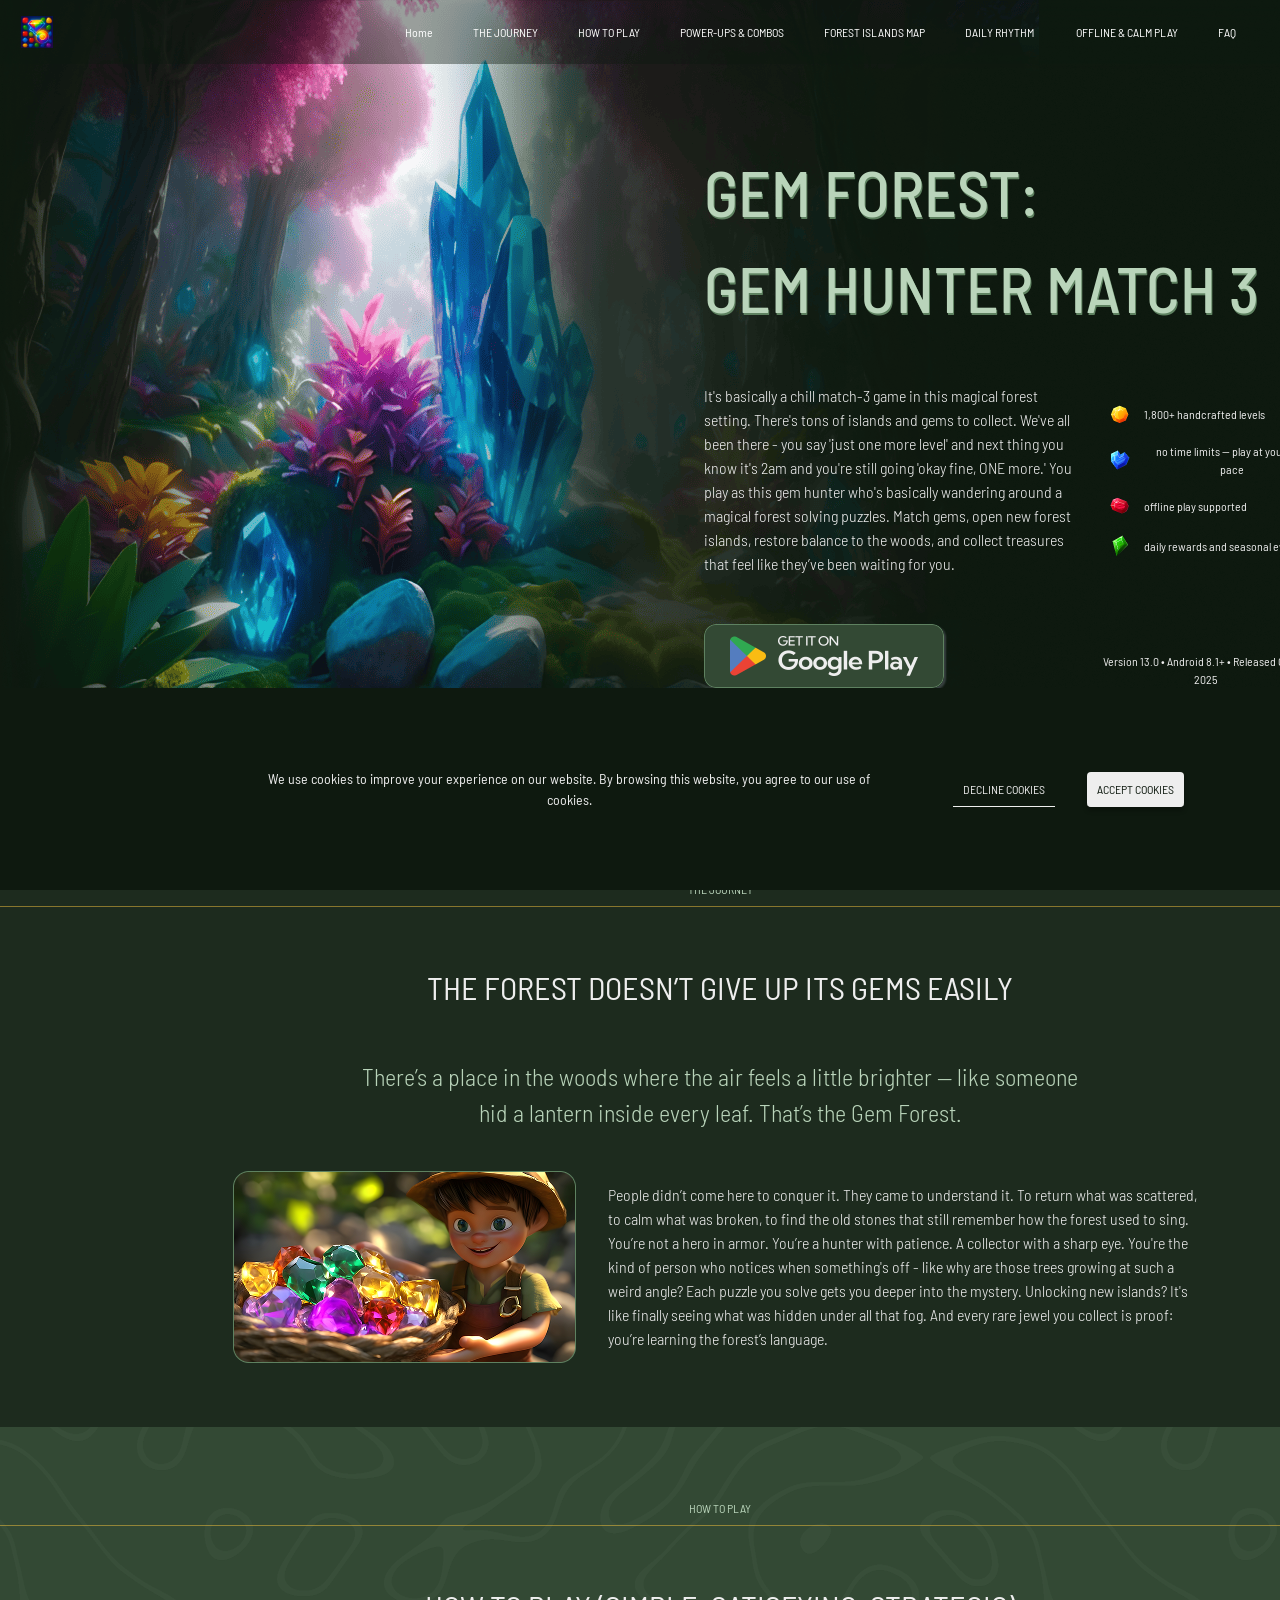
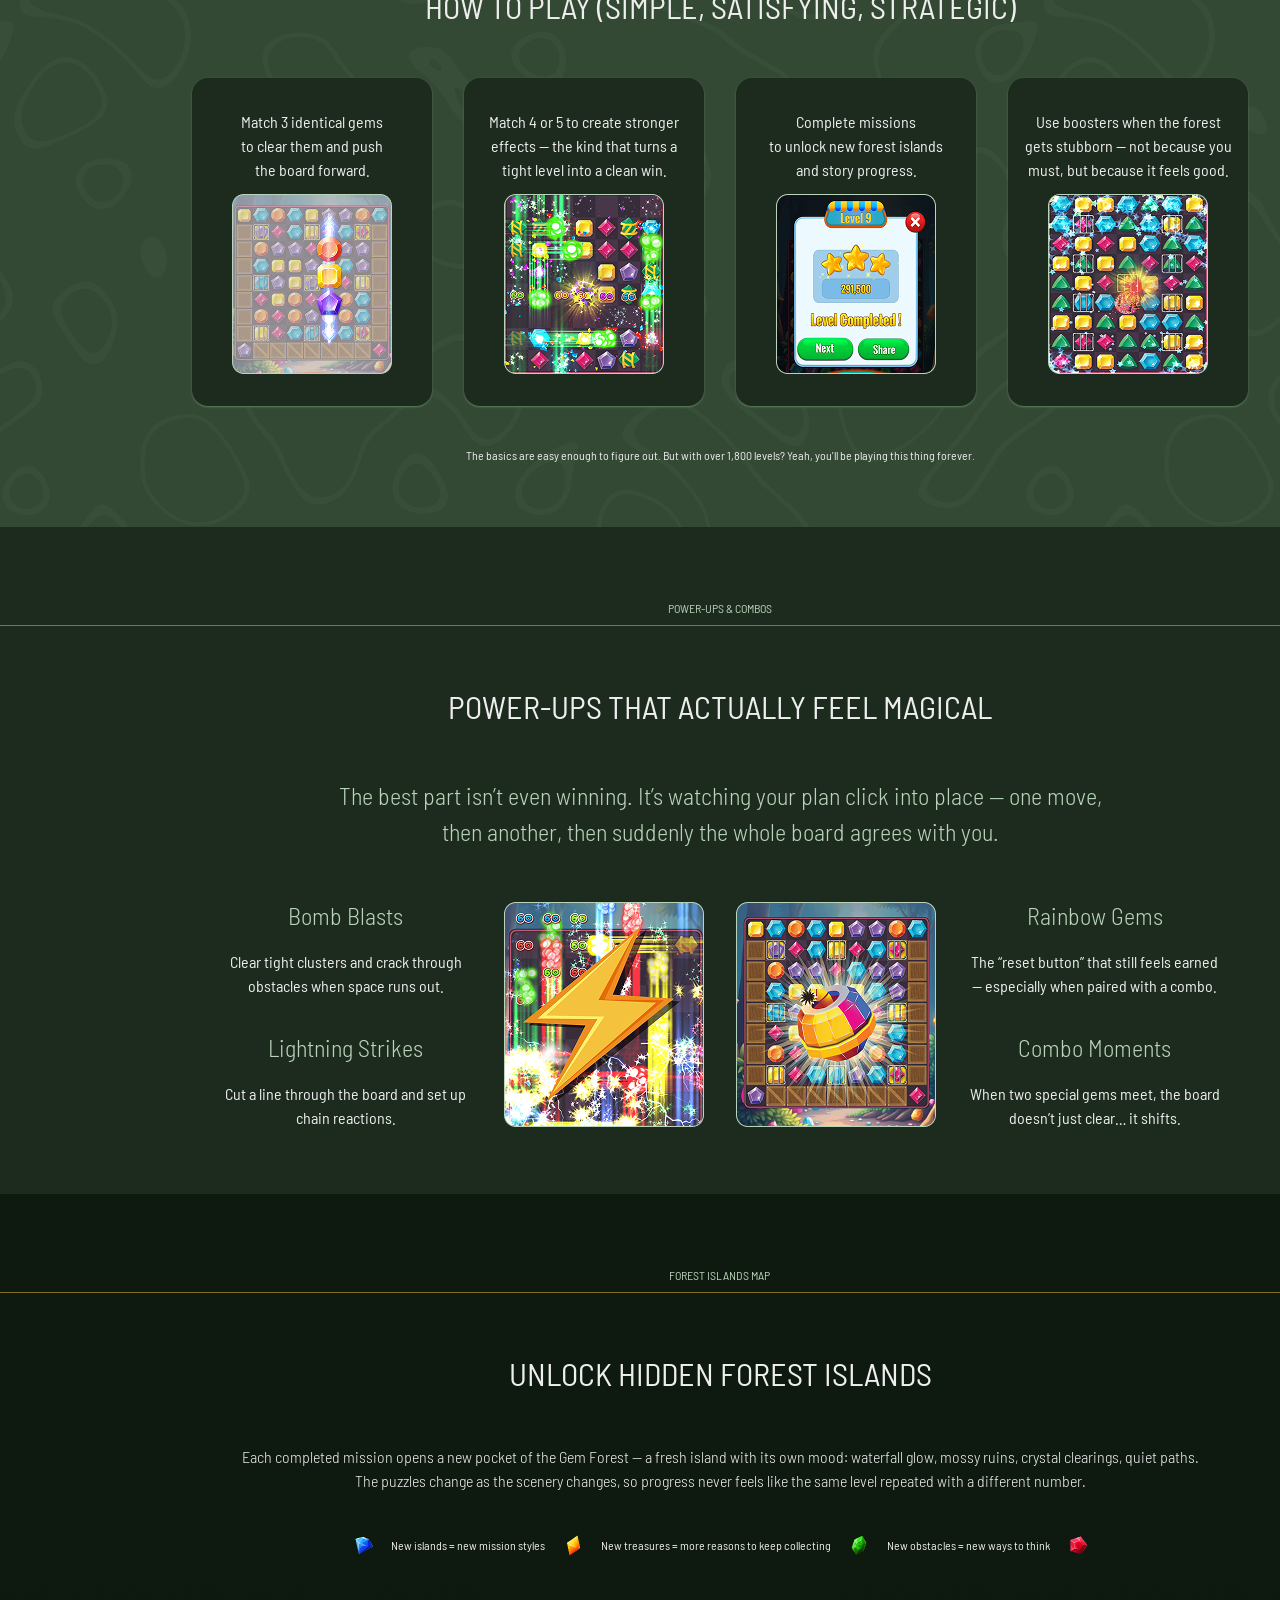
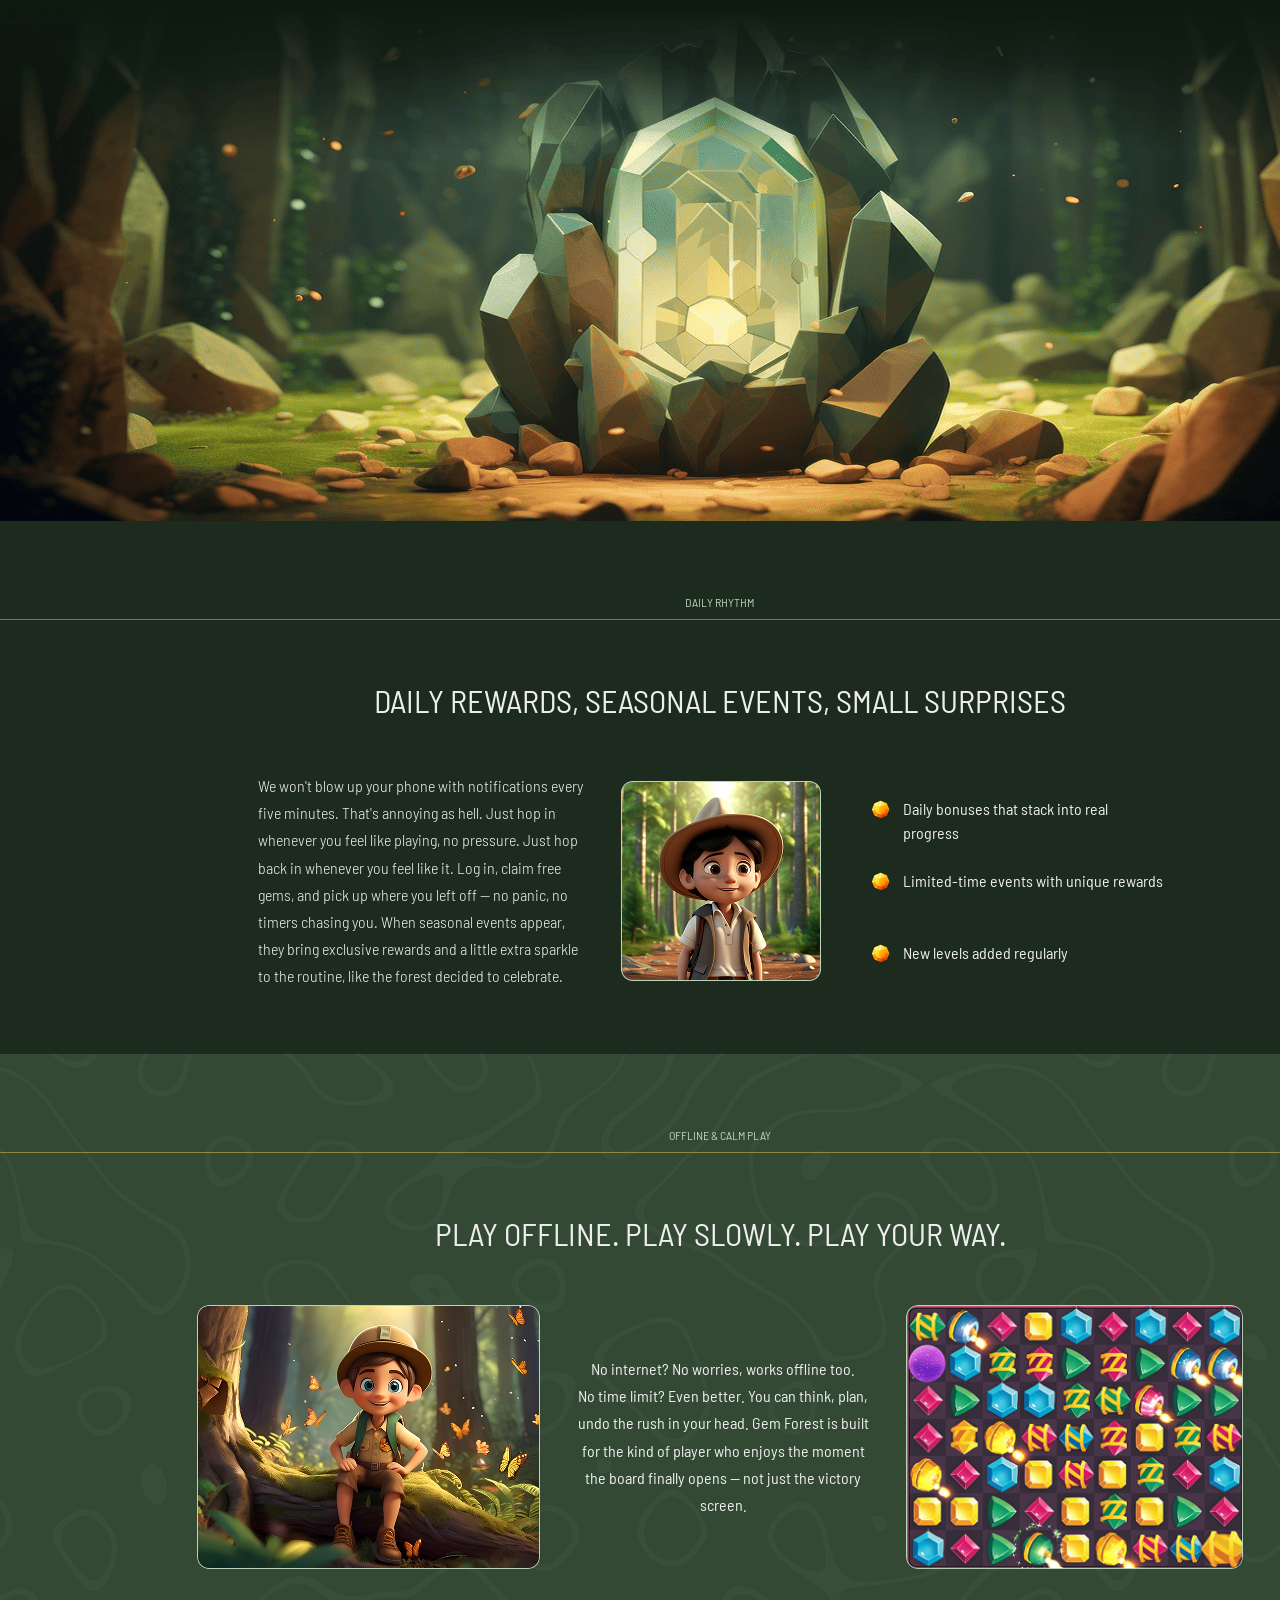
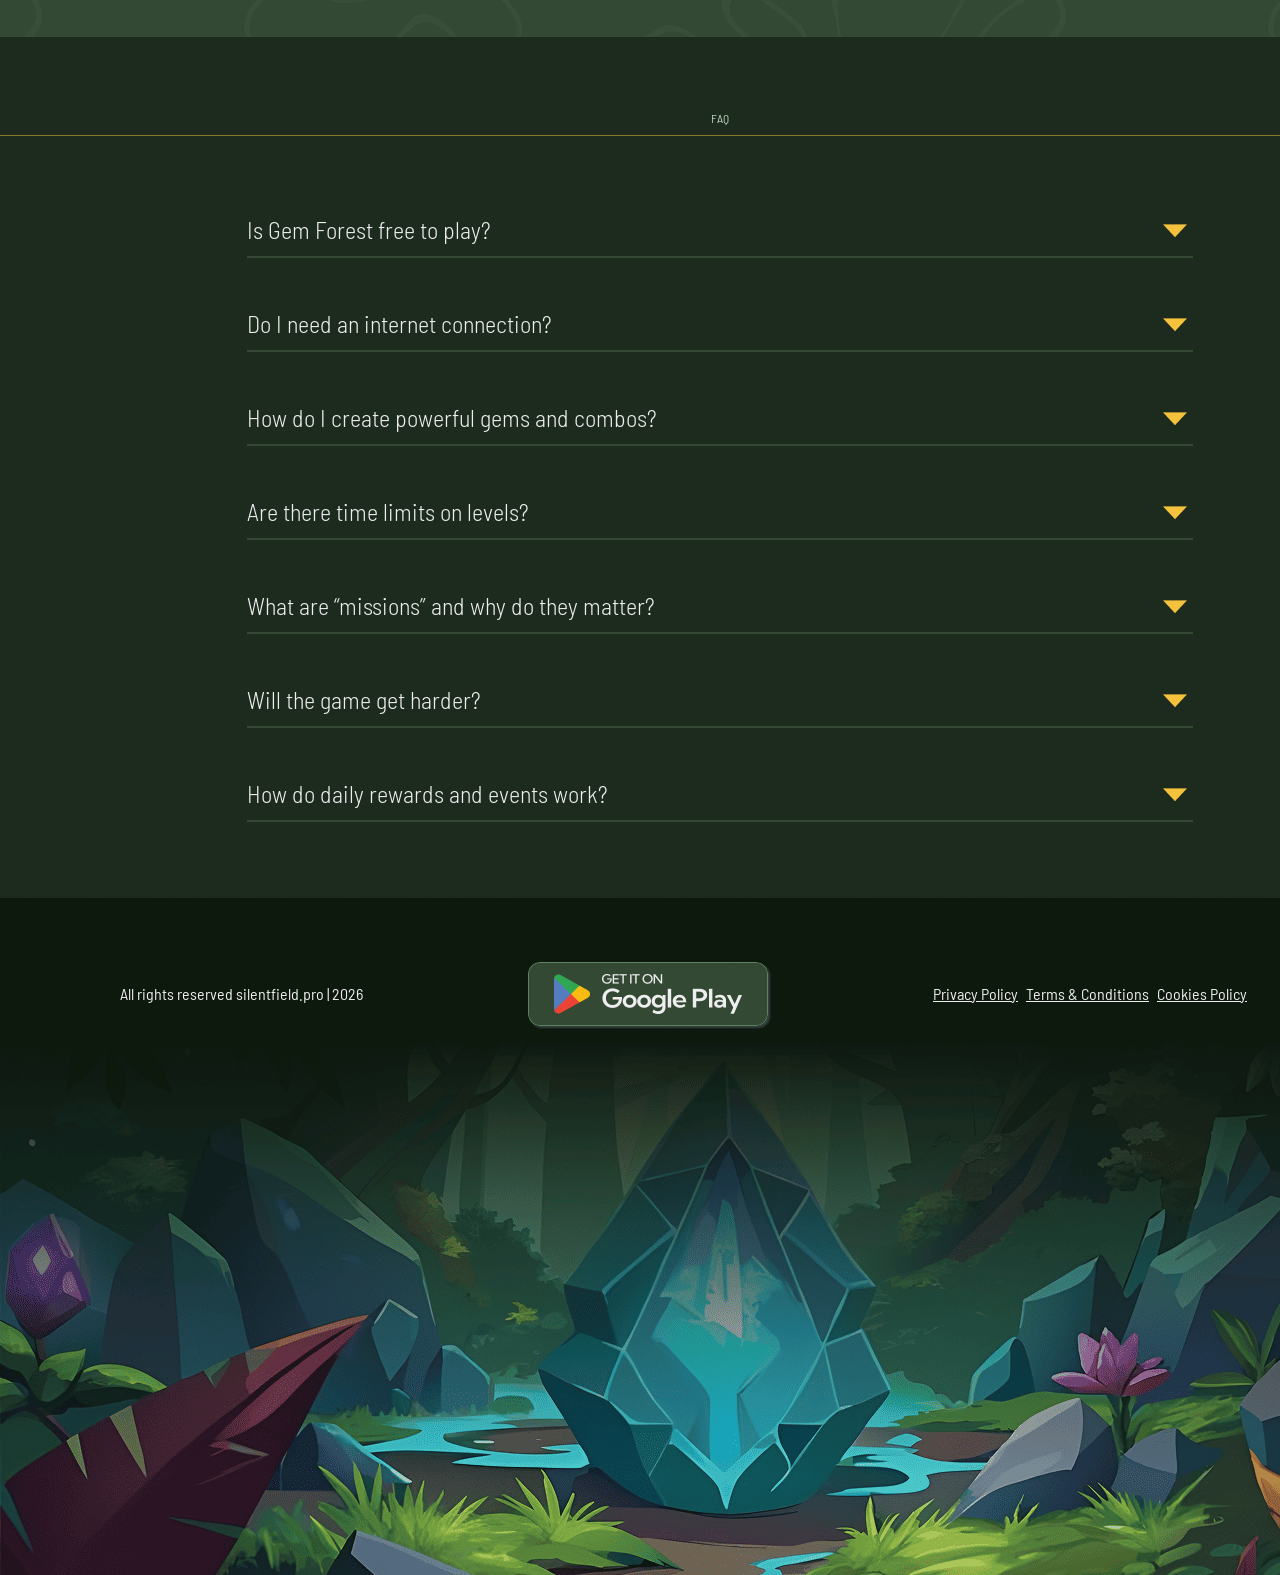
<file: index.html>
<!doctype html>
<html lang="en">
  <head>
    <meta charset="UTF-8" />
    <meta name="viewport" content="width=device-width, initial-scale=1.0" />
    <meta name="description" content="" />
    <meta charset="UTF-8" />

    <meta name="viewport" content="width=device-width, initial-scale=1.0" />
    <title>Gem Forest: Gem Hunter Match 3 – 1800+ Levels | SilentField</title>
    <meta
      name="description"
      content="Explore Gem Forest: Gem Hunter Match 3 – a relaxing forest adventure with 1800+ handcrafted levels. Match dazzling gems, unlock hidden islands, use powerful boosters, and play offline anytime."
    />
    <meta name="author" content="SilentField" />

    <meta name="robots" content="index, follow" />
    <link rel="canonical" href="https://silentfield.pro/" />
    <link rel="icon" href="img/fav_500.png" />

    <link rel="stylesheet" type="text/css" href="slick/slick.css" />
    <link rel="stylesheet" href="css/main.css" />
  </head>

  <body>
    <div id="cookie-popup" class="i-m-cookie-popup">
      <div class="i-m-cookie-popup-container">
        <p class="i-m-cookie-popup-text-two">
          We use cookies to improve your experience on our website. By browsing
          this website, you agree to our use of cookies.
        </p>
        <div class="i-m-cookie-button-container">
          <button id="decline-cookies" class="i-m-cookie-button">
            Decline Cookies
          </button>
          <button id="accept-cookies" class="i-m-cookie-button">
            Accept cookies
          </button>
        </div>
      </div>
    </div>
    <header class="i-m-header">
      <div class="i-m-header-background"></div>
      <nav class="i-m-navigation">
        <ul class="i-m-navigation-list">
          <li class="i-m-navigation-item">
            <a href="/" class="i-m-navigation-link">
              <img
                class="i-m-title-img i-m-navigation-img"
                alt="logo"
                src="img/fav_500.png"
                style="width: 32px"
              />
            </a>
          </li>
          <li class="i-m-navigation-item">
            <a href="/" class="i-m-navigation-link">Home</a>
          </li>
          <li class="i-m-navigation-item">
            <a href="/#about" class="i-m-navigation-link">THE JOURNEY</a>
          </li>
          <li class="i-m-navigation-item">
            <a href="/#why" class="i-m-navigation-link">HOW TO PLAY</a>
          </li>
          <li class="i-m-navigation-item">
            <a href="/#uniqueness" class="i-m-navigation-link"
              >POWER-UPS & COMBOS</a
            >
          </li>

          <li class="i-m-navigation-item">
            <a href="/#how" class="i-m-navigation-link">FOREST ISLANDS MAP</a>
          </li>
          <li class="i-m-navigation-item">
            <a href="/#characters" class="i-m-navigation-link">DAILY RHYTHM </a>
          </li>
          <li class="i-m-navigation-item">
            <a href="/#reviews" class="i-m-navigation-link"
              >OFFLINE & CALM PLAY</a
            >
          </li>
          <li class="i-m-navigation-item">
            <a href="/#faq" class="i-m-navigation-link">FAQ</a>
          </li>

          <li class="i-m-navigation-item i-m-navigation-item-terms">
            <a
              href="/policy.html"
              class="i-m-navigation-link i-m-navigation-item-desk"
            >
              Privacy Policy
            </a>
            <a
              href="/terms.html"
              class="i-m-navigation-link i-m-navigation-item-desk"
            >
              Terms & Conditions
            </a>
            <a
              href="/cookies.html"
              class="i-m-navigation-link i-m-navigation-item-desk"
            >
              Cookies Policy
            </a>
          </li>
        </ul>

        <div class="i-m-header-button-wrapper">
          <a href="/" class="i-m-policy-terms-header-icon-menu">
            <img
              href="/"
              class="i-m-title-img"
              alt="logo"
              src="img/fav_500.png"
              style="width: 32px"
            />
          </a>

          <button type="button" class="i-m-header-icon-button" data-menu-button>
            <svg
              class="i-m-header-icon i-m-header-icon-menu"
              width="24"
              height="24"
              viewBox="0 0 24 24"
              fill="none"
              xmlns="http://www.w3.org/2000/svg"
            >
              <path
                d="M5 6H19M5 18H19M5 12H19"
                stroke="#EEEEEE"
                stroke-linecap="round"
              />
            </svg>

            <svg
              class="i-m-header-icon i-m-header-icon-close"
              width="24"
              height="24"
              viewBox="0 0 24 24"
              fill="none"
              xmlns="http://www.w3.org/2000/svg"
            >
              <path
                d="M5.25 5.25L12 12M12 12L5.25 18.75M12 12L18.75 18.75M12 12L18.75 5.25"
                stroke="#EEEEEE"
                stroke-linecap="round"
                stroke-linejoin="round"
              />
            </svg>
          </button>
        </div>
      </nav>
    </header>

    <main>
      <section class="i-m-home" id="home">
        <div class="i-m-home-container">
          <div class="i-m-home-container-top">
            <h1 class="i-m-home-title">
              Gem Forest: <br />
              Gem Hunter Match 3
            </h1>
            <div class="i-m-home-div">
              <p class="i-m-home-text">
                It's basically a chill match-3 game in this magical forest
                setting. There's tons of islands and gems to collect. We've all
                been there - you say 'just one more level' and next thing you
                know it's 2am and you're still going 'okay fine, ONE more.' You
                play as this gem hunter who's basically wandering around a
                magical forest solving puzzles. Match gems, open new forest
                islands, restore balance to the woods, and collect treasures
                that feel like they’ve been waiting for you.
              </p>
              <ul class="i-m-home-list">
                <li class="i-m-home-item">
                  <img class="i-m-home-img" src="/img/home/1 (1).png" />1,800+
                  handcrafted levels
                </li>
                <li class="i-m-home-item">
                  <img class="i-m-home-img" src="/img/home/1 (2).png" />No time
                  limits — play at your own pace
                </li>
                <li class="i-m-home-item">
                  <img class="i-m-home-img" src="/img/home/1 (3).png" />Offline
                  play supported
                </li>
                <li class="i-m-home-item">
                  <img class="i-m-home-img" src="/img/home/1 (4).png" />Daily
                  rewards and seasonal events
                </li>
              </ul>
            </div>
            <div class="i-m-home-div i-m-home-div-two">
              <a
                class="i-m-home-link"
                target="_blank"
                rel="noopener noreferrer"
                href="https://play.google.com/store/apps/details?id=com.SpinX.GemQuest&hl=en&gl=us"
              >
                <img
                  class="i-m-home-image"
                  src="./img/1.png"
                  alt="google play"
                />
              </a>
              <p class="i-m-home-text-two">
                Version 13.0 • Android 8.1+ • Released Oct 15, 2025
              </p>
            </div>
          </div>
        </div>
      </section>
      <section class="i-m-about" id="about">
        <div class="i-m-about-container">
          <h2 class="i-m-about-title">THE JOURNEY</h2>
          <h3 class="i-m-about-title-two">
            The Forest Doesn’t Give Up Its Gems Easily
          </h3>
          <p class="i-m-about-text">
            There’s a place in the woods where the air feels a little brighter —
            like someone hid a lantern inside every leaf. That’s the Gem Forest.
          </p>
          <div class="i-m-about-text-div">
            <img class="i-m-about-text-bold" src="/img/journeyPic.png" alt="" />
            <p class="i-m-about-text-bold">
              People didn’t come here to conquer it. They came to understand it.
              To return what was scattered, to calm what was broken, to find the
              old stones that still remember how the forest used to sing. You’re
              not a hero in armor. You’re a hunter with patience. A collector
              with a sharp eye. You're the kind of person who notices when
              something's off - like why are those trees growing at such a weird
              angle? Each puzzle you solve gets you deeper into the mystery.
              Unlocking new islands? It's like finally seeing what was hidden
              under all that fog. And every rare jewel you collect is proof:
              you’re learning the forest’s language.
            </p>
          </div>
        </div>
      </section>
      <article class="i-m-why" id="why">
        <span style="display: none"
          >Generated: 2026-04-09, Hash: i-m-qk-i-m-39fd7x</span
        >

        <div class="i-m-why-container">
          <h2 class="i-m-about-title">HOW TO PLAY</h2>
          <h3 class="i-m-about-title-two">
            How to Play (Simple, Satisfying, Strategic)
          </h3>
          <dl class="i-m-why-list">
            <div>
              <div class="i-m-why-item">
                <dt class="i-m-why-text-bold">
                  Match 3 identical gems <br />
                  to clear them and push <br />
                  the board forward.
                </dt>
                <dd class="i-m-why-text">
                  <figure class="i-m-why-img">
                    <img class="i-m-why-img" src="img/why/2 (1).png" />
                  </figure>
                </dd>
              </div>
            </div>
            <div>
              <div class="i-m-why-item">
                <dt class="i-m-why-text-bold">
                  Match 4 or 5 to create stronger effects — the kind that turns
                  a tight level into a clean win.
                </dt>
                <dd class="i-m-why-text">
                  <figure class="i-m-why-img">
                    <img class="i-m-why-img" src="img/why/2 (2).png" />
                  </figure>
                </dd>
              </div>
            </div>
            <div>
              <div class="i-m-why-item">
                <dt class="i-m-why-text-bold">
                  Complete missions <br />
                  to unlock new forest islands <br />
                  and story progress.
                </dt>
                <dd class="i-m-why-text">
                  <figure class="i-m-why-img">
                    <img class="i-m-why-img" src="img/why/2 (3).png" />
                  </figure>
                </dd>
              </div>
            </div>
            <div>
              <div class="i-m-why-item">
                <dt class="i-m-why-text-bold">
                  Use boosters when the forest gets stubborn — not because you
                  must, but because it feels good.
                </dt>
                <dd class="i-m-why-text">
                  <figure class="i-m-why-img">
                    <img class="i-m-why-img" src="img/why/2 (4).png" />
                  </figure>
                </dd>
              </div>
            </div>
          </dl>
          <dl class="i-m-why-lists">
            <div>
              <div class="i-m-why-item">
                <dt class="i-m-why-text-bold">
                  Match 3 identical gems <br />
                  to clear them and push <br />
                  the board forward.
                </dt>
                <dd class="i-m-why-text">
                  <figure class="i-m-why-img">
                    <img class="i-m-why-img" src="img/why/2 (1).png" />
                  </figure>
                </dd>
              </div>
            </div>
            <div>
              <div class="i-m-why-item">
                <dt class="i-m-why-text-bold">
                  Match 4 or 5 to create stronger effects — the kind that turns
                  a tight level into a clean win.
                </dt>
                <dd class="i-m-why-text">
                  <figure class="i-m-why-img">
                    <img class="i-m-why-img" src="img/why/2 (2).png" />
                  </figure>
                </dd>
              </div>
            </div>
            <div>
              <div class="i-m-why-item">
                <dt class="i-m-why-text-bold">
                  Complete missions <br />
                  to unlock new forest islands <br />
                  and story progress.
                </dt>
                <dd class="i-m-why-text">
                  <figure class="i-m-why-img">
                    <img class="i-m-why-img" src="img/why/2 (3).png" />
                  </figure>
                </dd>
              </div>
            </div>
            <div>
              <div class="i-m-why-item">
                <dt class="i-m-why-text-bold">
                  Use boosters when the forest gets stubborn — not because you
                  must, but because it feels good.
                </dt>
                <dd class="i-m-why-text">
                  <figure class="i-m-why-img">
                    <img class="i-m-why-img" src="img/why/2 (4).png" />
                  </figure>
                </dd>
              </div>
            </div>
          </dl>
          <p class="i-m-why-texts">
            The basics are easy enough to figure out. But with over 1,800
            levels? Yeah, you'll be playing this thing forever.
          </p>
        </div>
      </article>
      <section class="i-m-uniqueness" id="uniqueness">
        <div class="i-m-uniqueness-container">
          <h2 class="i-m-about-title">POWER-UPS & COMBOS</h2>
          <h3 class="i-m-about-title-two">
            Power-Ups That Actually Feel Magical
          </h3>
          <p class="i-m-about-text i-m-about-text-uni">
            The best part isn’t even winning. It’s watching your plan click into
            place — one move, then another, then suddenly the whole board agrees
            with you.
          </p>
          <div class="i-m-uniqueness-list">
            <div class="i-m-uniqueness-item">
              <p class="i-m-uniqueness-text-bold">Bomb Blasts</p>
              <p class="i-m-uniqueness-text">
                Clear tight clusters and crack through obstacles when space runs
                out.
              </p>
            </div>
            <div class="i-m-uniqueness-item">
              <p class="i-m-uniqueness-text-bold">Lightning Strikes</p>
              <p class="i-m-uniqueness-text">
                Cut a line through the board and set up chain reactions.
              </p>
            </div>
            <img class="i-m-uniqueness-img" src="/img/3 (1).png" alt="" />
            <img class="i-m-uniqueness-img" src="/img/3 (2).png" alt="" />
            <div class="i-m-uniqueness-item">
              <p class="i-m-uniqueness-text-bold">Rainbow Gems</p>
              <p class="i-m-uniqueness-text">
                The “reset button” that still feels earned — especially when
                paired with a combo.
              </p>
            </div>
            <div class="i-m-uniqueness-item">
              <p class="i-m-uniqueness-text-bold">Combo Moments</p>
              <p class="i-m-uniqueness-text">
                When two special gems meet, the board doesn’t just clear… it
                shifts.
              </p>
            </div>
          </div>
        </div>
      </section>

      <section class="i-m-how" id="how">
        <div class="i-m-how-container">
          <h2 class="i-m-about-title">FOREST ISLANDS MAP </h2>
          <h3 class="i-m-about-title-two">Unlock Hidden Forest Islands</h3>
          <p class="i-m-how-text-title">
            Each completed mission opens a new pocket of the Gem Forest — a
            fresh island with its own mood: waterfall glow, mossy ruins, crystal
            clearings, quiet paths. <br />The puzzles change as the scenery
            changes, so progress never feels like the same level repeated with a
            different number.
          </p>

          <div class="i-m-how-list">
            <img class="i-m-how-img" src="/img/how/4 (1).png" alt="image" />

            <p class="i-m-how-text">New islands = new mission styles</p>

            <img class="i-m-how-img" src="/img/how/4 (2).png" alt="image" />

            <p class="i-m-how-text">
              New treasures = more reasons to keep collecting
            </p>

            <img class="i-m-how-img" src="/img/how/4 (3).png" alt="image" />

            <p class="i-m-how-text">New obstacles = new ways to think</p>

            <img class="i-m-how-img" src="/img/how/4 (4).png" alt="image" />
          </div>
        </div>
      </section>
      <section class="i-m-characters" id="characters">
        <div class="i-m-characters-container">
          <h2 class="i-m-about-title">DAILY RHYTHM </h2>
          <h3 class="i-m-about-title-two i-m-characters-title-two">
            Daily Rewards, Seasonal Events, Small Surprises
          </h3>
          <div class="i-m-characters-list">
            <p class="i-m-characters-text-bold">
              We won't blow up your phone with notifications every five minutes.
              That's annoying as hell. Just hop in whenever you feel like
              playing, no pressure. Just hop back in whenever you feel like it.
              Log in, claim free gems, and pick up where you left off — no
              panic, no timers chasing you. When seasonal events appear, they
              bring exclusive rewards and a little extra sparkle to the routine,
              like the forest decided to celebrate.
            </p>
            <img class="i-m-characters-image" src="/img/boy1.png" />
            <div class="i-m-characters-item">
              <div class="i-m-characters-text">
                <img
                  class="i-m-characters-img"
                  src="/img/gem-orange.png"
                  alt="gem-orange"
                />Daily bonuses that stack into real progress
              </div>
              <div class="i-m-characters-text">
                <img
                  class="i-m-characters-img"
                  src="/img/gem-orange.png"
                  alt="gem-orange"
                />Limited-time events with unique rewards
              </div>
              <div class="i-m-characters-text">
                <img
                  class="i-m-characters-img"
                  src="/img/gem-orange.png"
                  alt="gem-orange"
                />New levels added regularly
              </div>
            </div>
          </div>
        </div>
      </section>
      <section class="i-m-reviews" id="reviews">
        <div class="i-m-reviews-container">
          <h2 class="i-m-about-title">OFFLINE & CALM PLAY</h2>
          <h3 class="i-m-about-title-two i-m-characters-title-two">
            Play Offline. Play Slowly. Play Your Way.
          </h3>
          <div class="i-m-reviews-list">
            <img class="i-m-reviews-img" src="/img/5 (1).png" alt="image" />
            <p class="i-m-reviews-text-bold">
              No internet? No worries, works offline too. <br />
              No time limit? Even better. You can think, plan, undo the rush in
              your head. Gem Forest is built for the kind of player who enjoys
              the moment the board finally opens — not just the victory screen.
            </p>
            <img class="i-m-reviews-img" src="/img/5 (2).png" alt="image" />
          </div>
        </div>
      </section>
      <section class="i-m-faq" id="faq">
        <div class="i-m-faq-container">
          <h2 class="i-m-about-title">FAQ</h2>
          <ul class="i-m-faq-list">
            <li class="i-m-faq-item">
              <div class="i-m-faq-question" onclick="toggleAnswer(this)">
                <span>Is Gem Forest free to play?</span>
                <button class="i-m-toggle-button">
                  <img src="/img/down.png" alt="Toggle" />
                </button>
              </div>
              <div class="i-m-faq-answer">
                Yes, you can play for free and progress through the islands
                without paying. The game may offer optional purchases for
                boosters or convenience, but they’re not required to enjoy the
                core adventure. If you like to take it slow and play smart,
                you’ll still go far.
              </div>
            </li>
            <li class="i-m-faq-item">
              <div class="i-m-faq-question" onclick="toggleAnswer(this)">
                <span>Do I need an internet connection?</span>
                <button class="i-m-toggle-button">
                  <img src="/img/down.png" alt="Toggle" />
                </button>
              </div>
              <div class="i-m-faq-answer">
                Not always. Gem Forest supports offline play, so you can enjoy
                levels anywhere — commute, flight mode, quiet evenings. Some
                event features or updates may require a connection, but the main
                puzzle journey is designed to stay playable without Wi-Fi.
              </div>
            </li>
            <li class="i-m-faq-item">
              <div class="i-m-faq-question" onclick="toggleAnswer(this)">
                <span>How do I create powerful gems and combos?</span>
                <button class="i-m-toggle-button">
                  <img src="/img/down.png" alt="Toggle" />
                </button>
              </div>
              <div class="i-m-faq-answer">
                Match 4 or 5 gems to form special pieces that clear more space.
                The real magic happens when you combine special gems together —
                that’s where chain reactions and big clears come from. If a
                level feels tight, try planning one move ahead to set up a combo
                instead of clearing immediately.
              </div>
            </li>
            <li class="i-m-faq-item">
              <div class="i-m-faq-question" onclick="toggleAnswer(this)">
                <span>Are there time limits on levels?</span>
                <button class="i-m-toggle-button">
                  <img src="/img/down.png" alt="Toggle" />
                </button>
              </div>
              <div class="i-m-faq-answer">
                No. We made this game for people who want to chill out, so
                there's no rush - take your time. That means you can experiment,
                learn patterns, and enjoy the puzzle without pressure. It’s
                strategy-first, not speed-first.
              </div>
            </li>
            <li class="i-m-faq-item">
              <div class="i-m-faq-question" onclick="toggleAnswer(this)">
                <span>What are “missions” and why do they matter?</span>
                <button class="i-m-toggle-button">
                  <img src="/img/down.png" alt="Toggle" />
                </button>
              </div>
              <div class="i-m-faq-answer">
                Missions are the goals that guide your progress through the
                forest. Completing them unlocks new islands and keeps the
                adventure moving forward. They also help the levels feel varied,
                so you’re not just clearing gems — you’re advancing a journey.
              </div>
            </li>
            <li class="i-m-faq-item">
              <div class="i-m-faq-question" onclick="toggleAnswer(this)">
                <span>Will the game get harder?</span>
                <button class="i-m-toggle-button">
                  <img src="/img/down.png" alt="Toggle" />
                </button>
              </div>
              <div class="i-m-faq-answer">
                Yes, gradually — and that’s part of the satisfaction. Early
                levels teach the rhythm, then the forest starts asking for
                cleaner planning and smarter booster use. Sure, it gets harder,
                but in a good way. You can actually tell you're getting better
                at it instead of just hitting a wall.
              </div>
            </li>
            <li class="i-m-faq-item">
              <div class="i-m-faq-question" onclick="toggleAnswer(this)">
                <span>How do daily rewards and events work?</span>
                <button class="i-m-toggle-button">
                  <img src="/img/down.png" alt="Toggle" />
                </button>
              </div>
              <div class="i-m-faq-answer">
                Daily rewards give you small boosts for simply returning — gems,
                bonuses, and helpful items. Events appear as limited-time
                challenges with special rewards, giving you something fresh
                without forcing you to abandon your main path. You can
                participate when it feels fun, and ignore it when you just want
                calm levels.
              </div>
            </li>
          </ul>
        </div>
      </section>
    </main>
    <footer class="i-m-footer" style="margin: auto; background: #0e190f">
      <div class="i-m-footer-container">
        <p class="i-m-footer-copyright-two i-m-footer-copyright">
          All rights reserved silentfield.pro | 2026
        </p>
        <a
          target="_blank"
          rel="noopener noreferrer"
          href="https://play.google.com/store/apps/details?id=com.SpinX.GemQuest&hl=en&gl=us"
        >
          <img class="i-m-footer-img" src="/img/1.png" alt="button" />
        </a>
        <div class="i-m-footer-wrapper">
          <a class="i-m-footer-text" href="/policy.html">Privacy Policy</a>
          <a class="i-m-footer-text" href="/terms.html">Terms & Conditions </a>
          <a class="i-m-footer-text" href="/cookies.html">Cookies Policy</a>
        </div>
        <p class="i-m-footer-copyright-one i-m-footer-copyright">
          All rights reserved silentfield.pro | 2026
        </p>
      </div>
    </footer>
    <script src="js/mobile-menu.js"></script>
    <script src="js/jquery-loc-i-m-0.js"></script>
    <script type="text/javascript" src="slick/slick.min.js"></script>
    <script src="js/slick.js"></script>
  </body>
</html>
</file>
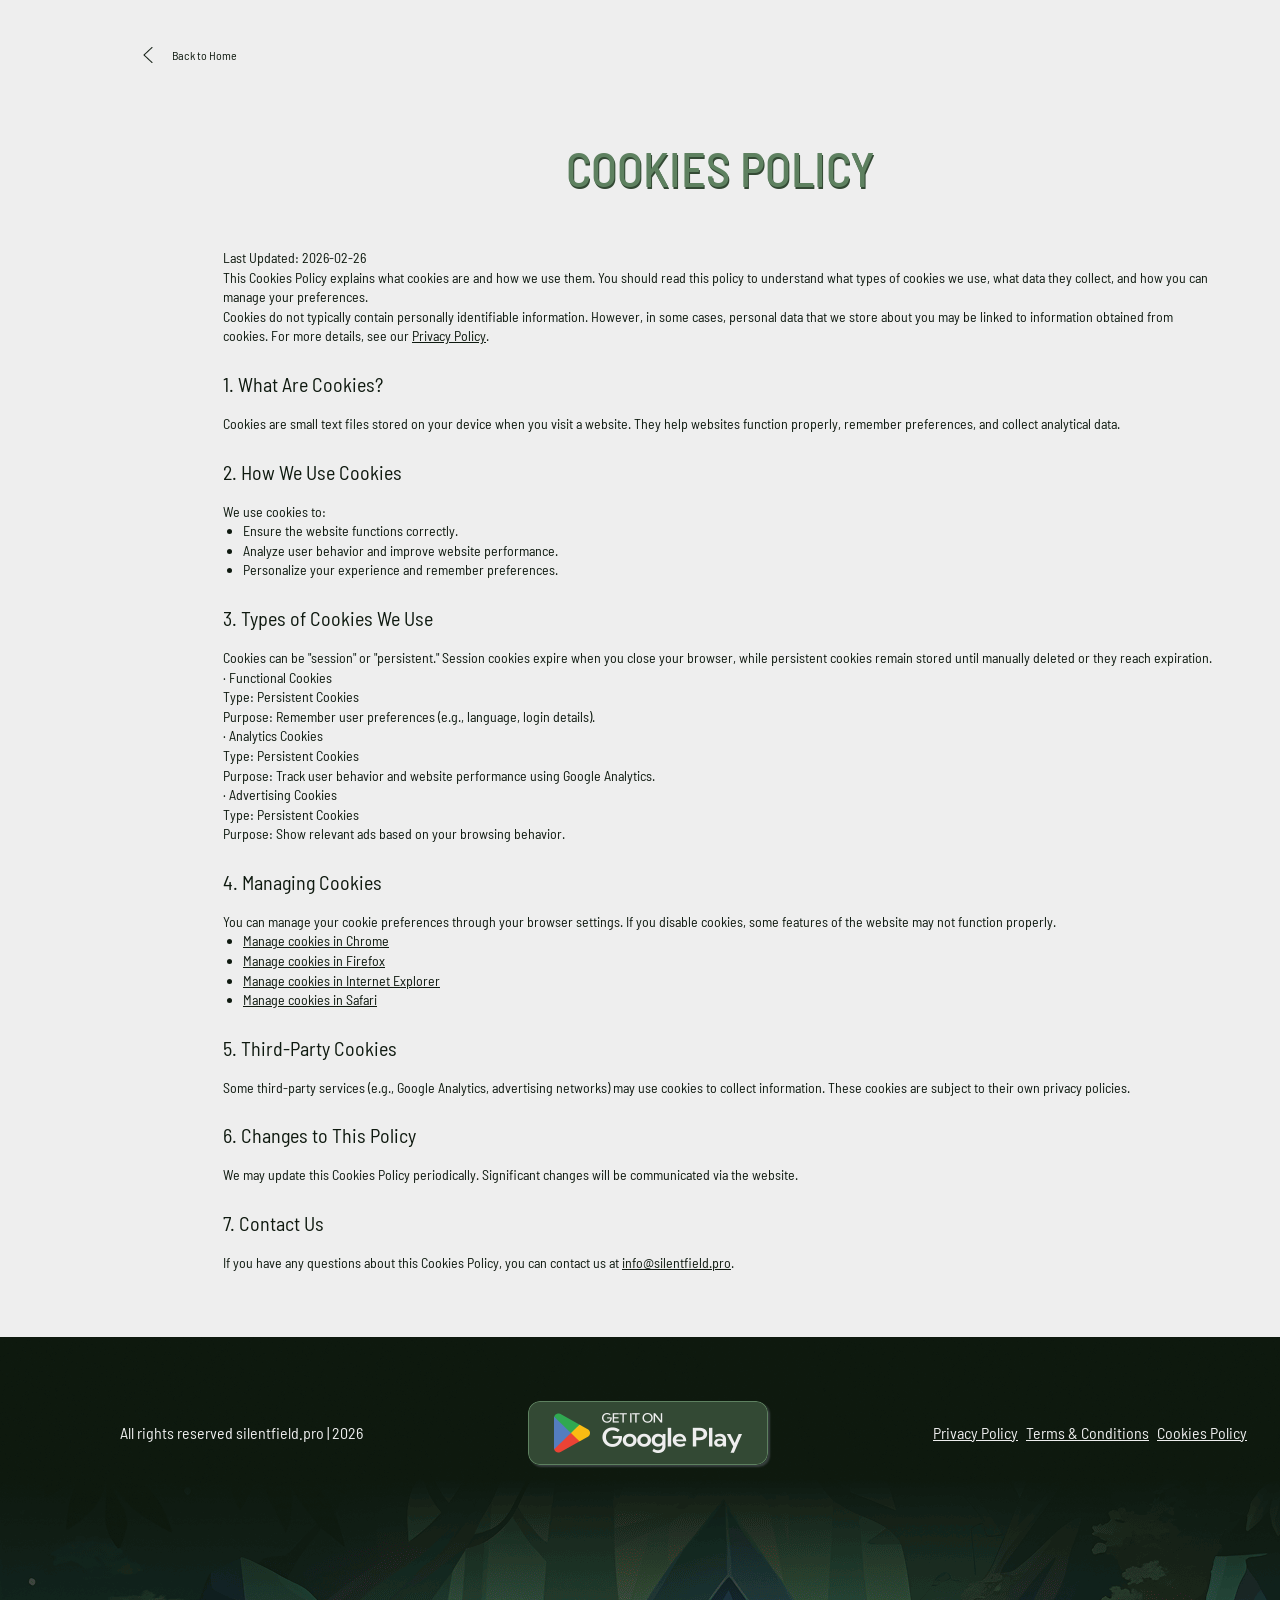
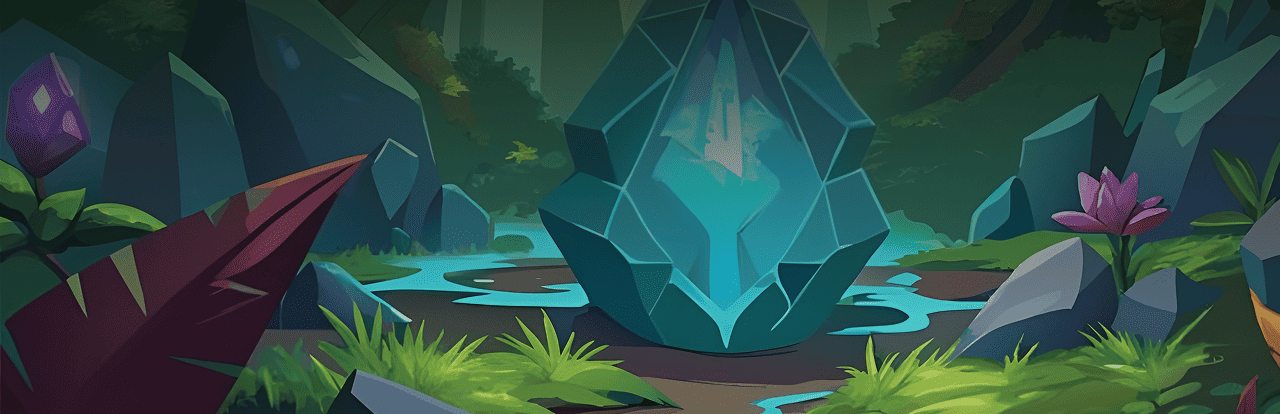
<file: cookies.html>
<!doctype html>
<html lang="en">
  <head>
    <meta charset="UTF-8" />
    <meta name="viewport" content="width=device-width, initial-scale=1.0" />

    <title>Cookies Policy</title>
    <link rel="icon" href="img/fav_500.png" />

    <link rel="stylesheet" type="text/css" href="slick/slick.css" />
    <link rel="stylesheet" href="css/main.css" />
  </head>

  <body>
    <header class="i-m-header i-m-header-terms">
      <div class="i-m-header-background"></div>
      <nav class="i-m-navigation">
        <ul class="i-m-navigation-list-terms">
          <li class="i-m-navigation-item-terms">
            <a href="/" class="i-m-header-terms-img">
              <img
                class=" "
                alt="logo"
                src="img/back.png"
                style="width: 24px; height: 24px"
              />Back to Home
            </a>
          </li>
        </ul>
      </nav>
    </header>

    <main>
      <section class="i-m-policy-terms">
        <div class="i-m-policy-terms-container">
          <h1>Cookies Policy</h1>

          <p>Last Updated: 2026-02-26</p>

          <p>
            This Cookies Policy explains what cookies are and how we use them.
            You should read this policy to understand what types of cookies we
            use, what data they collect, and how you can manage your
            preferences. <br />
            Cookies do not typically contain personally identifiable
            information. However, in some cases, personal data that we store
            about you may be linked to information obtained from cookies. For
            more details, see our
            <a class="i-m-email-link" href="/policy.html">Privacy Policy</a>.
          </p>

          <h2>1. What Are Cookies?</h2>

          <p>
            Cookies are small text files stored on your device when you visit a
            website. They help websites function properly, remember preferences,
            and collect analytical data.
          </p>
          <h2>2. How We Use Cookies</h2>
          <p>We use cookies to:</p>
          <ul>
            <li>Ensure the website functions correctly.</li>
            <li>Analyze user behavior and improve website performance.</li>
            <li>Personalize your experience and remember preferences.</li>
          </ul>
          <h2>3. Types of Cookies We Use</h2>

          <p>
            Cookies can be "session" or "persistent." Session cookies expire
            when you close your browser, while persistent cookies remain stored
            until manually deleted or they reach expiration.
          </p>

          <p>· Functional Cookies</p>
          <p>Type: Persistent Cookies</p>
          <p>
            Purpose: Remember user preferences (e.g., language, login details).
          </p>

          <p>· Analytics Cookies</p>
          <p>Type: Persistent Cookies</p>
          <p>
            Purpose: Track user behavior and website performance using Google
            Analytics.
          </p>

          <p>· Advertising Cookies</p>
          <p>Type: Persistent Cookies</p>
          <p>Purpose: Show relevant ads based on your browsing behavior.</p>

          <h2>4. Managing Cookies</h2>
          <p>
            You can manage your cookie preferences through your browser
            settings. If you disable cookies, some features of the website may
            not function properly.
          </p>
          <ul>
            <li>
              <a
                class="i-m-email-link"
                href="https://support.google.com/accounts/answer/32050"
                target="_blank"
                rel=""
                >Manage cookies in Chrome
              </a>
            </li>

            <li>
              <a
                class="i-m-email-link"
                href="https://support.mozilla.org/en-US/kb/clear-cookies-and-site-data-firefox?redirectslug=delete-cookies-remove-info-websites-stored&redirectlocale=en-US"
                target="_blank"
                rel=""
              >
                Manage cookies in Firefox
              </a>
            </li>
            <li>
              <a
                class="i-m-email-link"
                href="https://support.microsoft.com/uk-ua/topic/%D0%B2%D0%B8%D0%B4%D0%B0%D0%BB%D0%B5%D0%BD%D0%BD%D1%8F-%D1%84%D0%B0%D0%B9%D0%BB%D1%96%D0%B2-cookie-%D0%B2-%D0%B1%D1%80%D0%B0%D1%83%D0%B7%D0%B5%D1%80%D1%96-internet-explorer-bca9446f-d873-78de-77ba-d42645fa52fc"
                target="_blank"
                rel=""
              >
                Manage cookies in Internet Explorer
              </a>
            </li>
            <li>
              <a
                class="i-m-email-link"
                href="https://support.apple.com/uk-ua/guide/safari/sfri11471/mac"
                target="_blank"
                rel=""
              >
                Manage cookies in Safari
              </a>
            </li>
          </ul>
          <h2>5. Third-Party Cookies</h2>
          <p>
            Some third-party services (e.g., Google Analytics, advertising
            networks) may use cookies to collect information. These cookies are
            subject to their own privacy policies.
          </p>
          <h2>6. Changes to This Policy</h2>
          <p>
            We may update this Cookies Policy periodically. Significant changes
            will be communicated via the website.
          </p>

          <h2>7. Contact Us</h2>
          <p>
            If you have any questions about this Cookies Policy, you can contact
            us at
            <a class="i-m-email-link" href="mailto:info@silentfield.pro"
              >info@silentfield.pro</a
            >.
          </p>
        </div>
      </section>
    </main>
    <footer class="i-m-footer" style="margin: auto; background: #0e190f">
      <div class="i-m-footer-container">
        <p class="i-m-footer-copyright-two i-m-footer-copyright">
          All rights reserved silentfield.pro | 2026
        </p>
        <a
          target="_blank"
          rel="noopener noreferrer"
          href="https://play.google.com/store/apps/details?id=com.SpinX.GemQuest&hl=en&gl=us"
        >
          <img class="i-m-footer-img" src="/img/1.png" alt="button" />
        </a>
        <div class="i-m-footer-wrapper">
          <a class="i-m-footer-text" href="/policy.html">Privacy Policy</a>
          <a class="i-m-footer-text" href="/terms.html">Terms & Conditions </a>
          <a class="i-m-footer-text" href="/cookies.html">Cookies Policy</a>
        </div>
        <p class="i-m-footer-copyright-one i-m-footer-copyright">
          All rights reserved silentfield.pro | 2026
        </p>
      </div>
    </footer>
    <script src="js/mobile-menu.js"></script>
  </body>
</html>
</file>
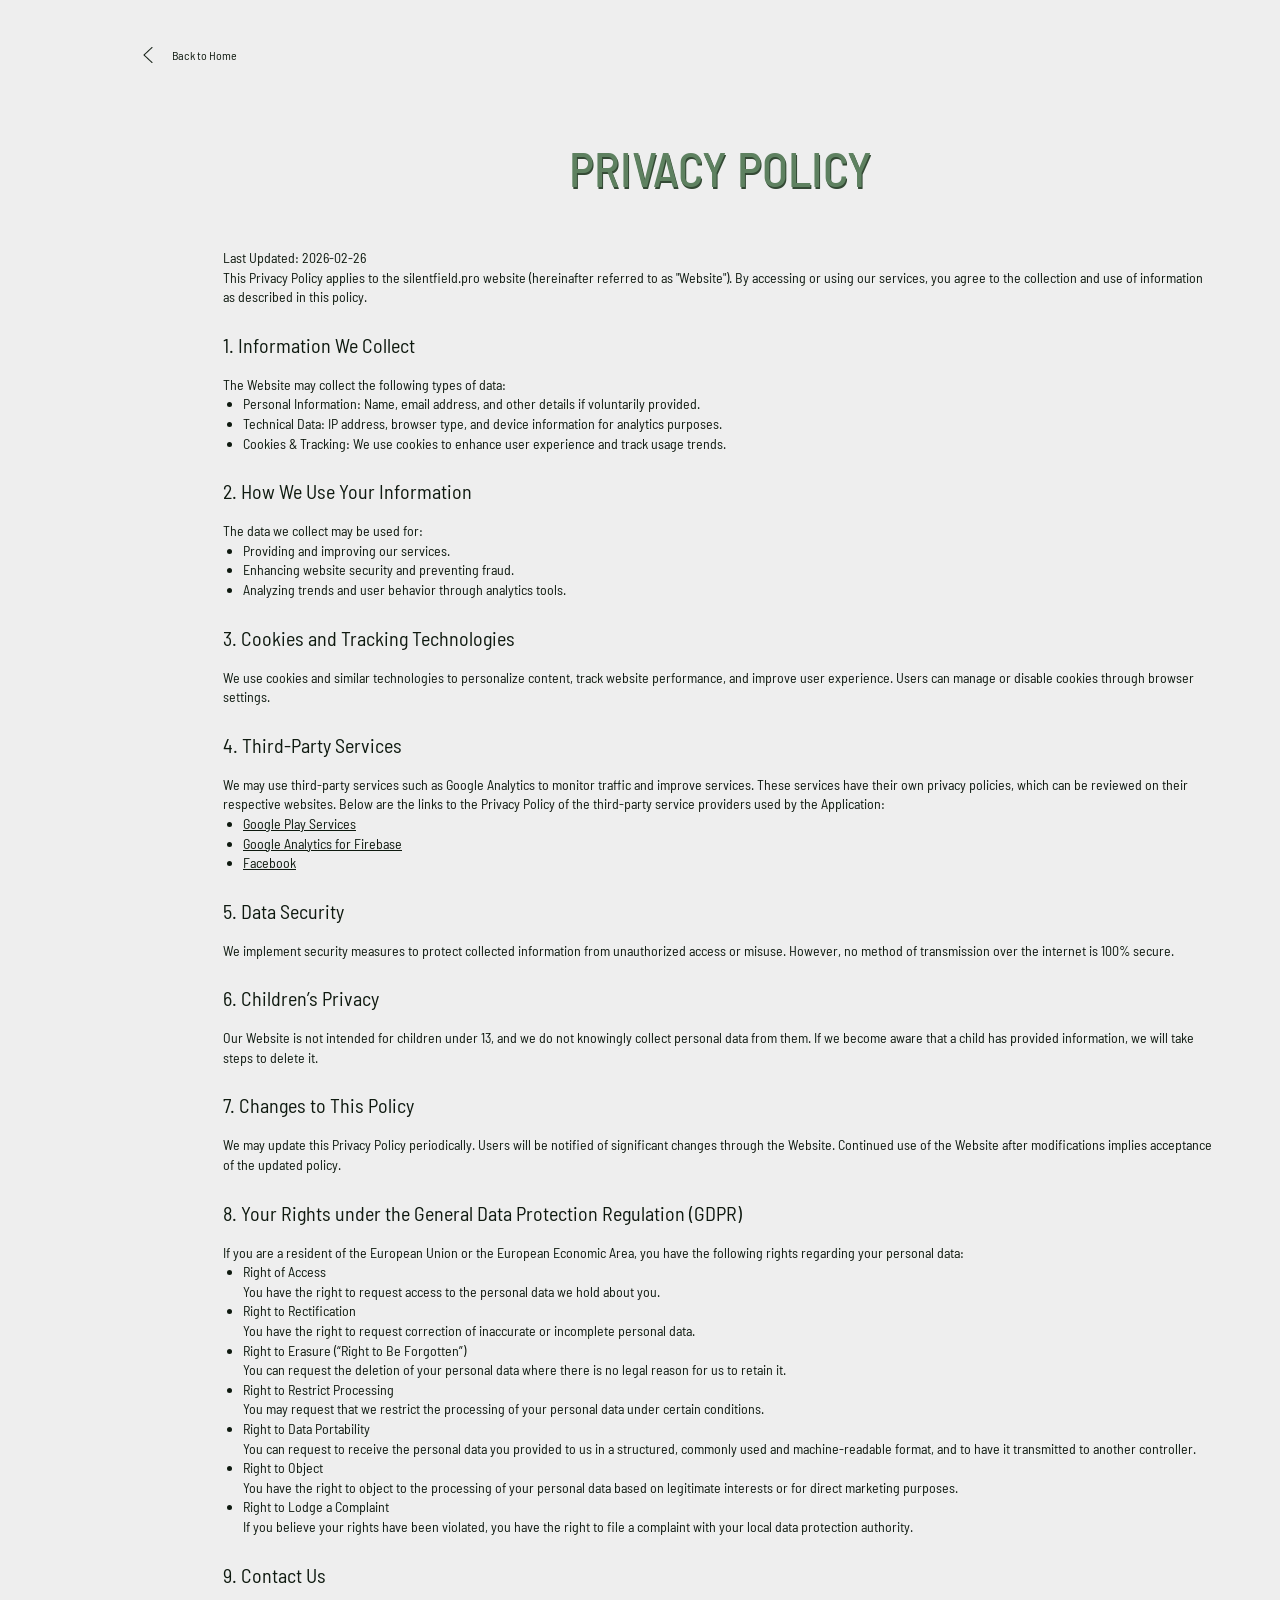
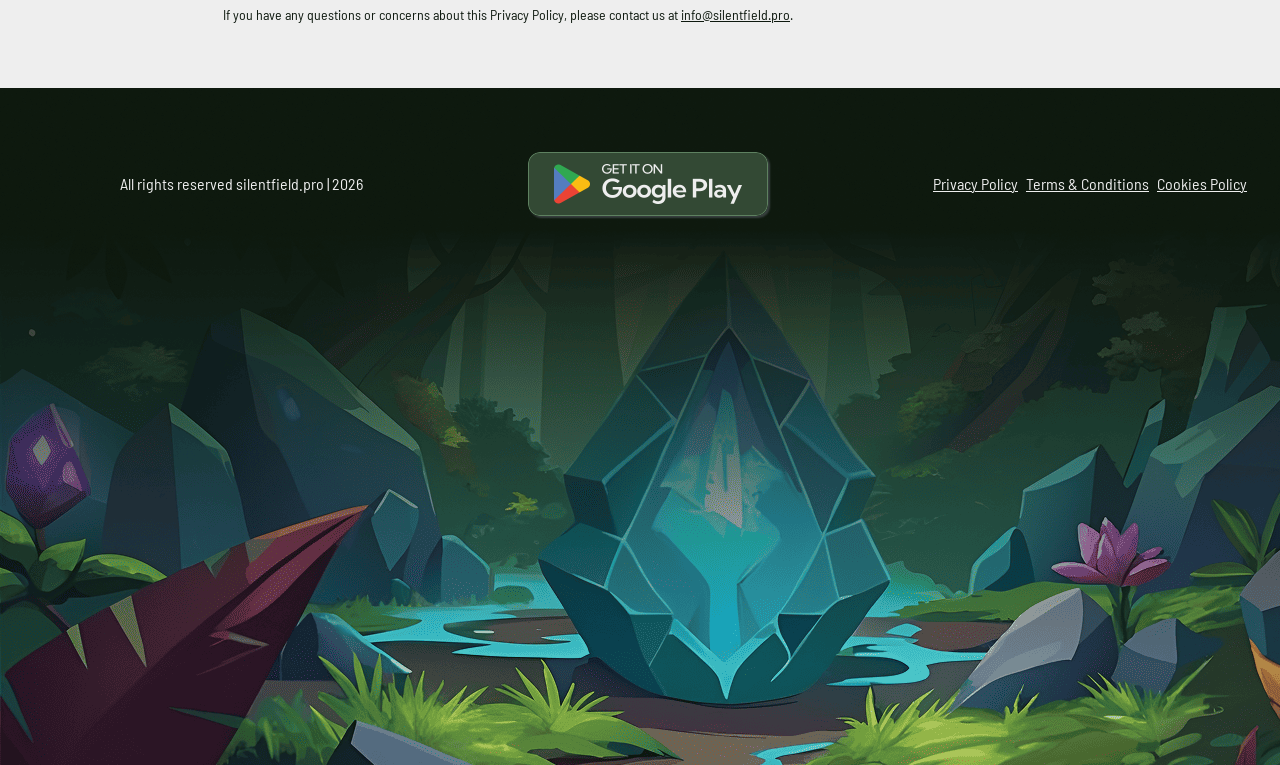
<file: policy.html>
<!doctype html>
<html lang="en">
  <head>
    <meta charset="UTF-8" />
    <meta name="viewport" content="width=device-width, initial-scale=1.0" />

    <title>Privacy Policy</title>
    <link rel="icon" href="img/fav_500.png" />

    <link rel="stylesheet" type="text/css" href="slick/slick.css" />
    <link rel="stylesheet" href="css/main.css" />
  </head>

  <body>
    <header class="i-m-header i-m-header-terms">
      <div class="i-m-header-background"></div>
      <nav class="i-m-navigation">
        <ul class="i-m-navigation-list-terms">
          <li class="i-m-navigation-item-terms">
            <a href="/" class="i-m-header-terms-img">
              <img
                class=" "
                alt="logo"
                src="img/back.png"
                style="width: 24px; height: 24px"
              />Back to Home
            </a>
          </li>
        </ul>
      </nav>
    </header>

    <main>
      <section class="i-m-policy-terms">
        <div class="i-m-policy-terms-container">
          <h1>Privacy Policy</h1>

          <p>Last Updated: 2026-02-26</p>
          <p>
            This Privacy Policy applies to the silentfield.pro website
            (hereinafter referred to as "Website"). By accessing or using our
            services, you agree to the collection and use of information as
            described in this policy.
          </p>
          <h2>1. Information We Collect</h2>
          <p>The Website may collect the following types of data:</p>

          <ul>
            <li>
              Personal Information: Name, email address, and other details if
              voluntarily provided.
            </li>
            <li>
              Technical Data: IP address, browser type, and device information
              for analytics purposes.
            </li>
            <li>
              Cookies & Tracking: We use cookies to enhance user experience and
              track usage trends.
            </li>
          </ul>
          <h2>2. How We Use Your Information</h2>
          <p>The data we collect may be used for:</p>
          <ul>
            <li>Providing and improving our services.</li>
            <li>Enhancing website security and preventing fraud.</li>
            <li>Analyzing trends and user behavior through analytics tools.</li>
          </ul>
          <h2>3. Cookies and Tracking Technologies</h2>
          <p>
            We use cookies and similar technologies to personalize content,
            track website performance, and improve user experience. Users can
            manage or disable cookies through browser settings.
          </p>
          <h2>4. Third-Party Services</h2>
          <p>
            We may use third-party services such as Google Analytics to monitor
            traffic and improve services. These services have their own privacy
            policies, which can be reviewed on their respective websites. Below
            are the links to the Privacy Policy of the third-party service
            providers used by the Application:
          </p>
          <ul>
            <li>
              <a
                class="i-m-email-link"
                href="https://policies.google.com/privacy"
                target="_blank"
                rel=""
                >Google Play Services
              </a>
            </li>
            <li>
              <a
                class="i-m-email-link"
                href="https://firebase.google.com/support/privacy"
                target="_blank"
                rel=""
                >Google Analytics for Firebase
              </a>
            </li>
            <li>
              <a
                class="i-m-email-link"
                href="https://www.facebook.com/about/privacy/update/printable"
                target="_blank"
                rel=""
                >Facebook
              </a>
            </li>
          </ul>
          <h2>5. Data Security</h2>

          <p>
            We implement security measures to protect collected information from
            unauthorized access or misuse. However, no method of transmission
            over the internet is 100% secure.
          </p>

          <h2>6. Children’s Privacy</h2>
          <p>
            Our Website is not intended for children under 13, and we do not
            knowingly collect personal data from them. If we become aware that a
            child has provided information, we will take steps to delete it.
          </p>

          <h2>7. Changes to This Policy</h2>
          <p>
            We may update this Privacy Policy periodically. Users will be
            notified of significant changes through the Website. Continued use
            of the Website after modifications implies acceptance of the updated
            policy.
          </p>
          <h2>
            8. Your Rights under the General Data Protection Regulation (GDPR)
          </h2>
          <p>
            If you are a resident of the European Union or the European Economic
            Area, you have the following rights regarding your personal data:
          </p>
          <ul>
            <li>
              Right of Access <br />
              You have the right to request access to the personal data we hold
              about you.
            </li>
            <li>
              Right to Rectification <br />
              You have the right to request correction of inaccurate or
              incomplete personal data.
            </li>
            <li>
              Right to Erasure (“Right to Be Forgotten”) <br />
              You can request the deletion of your personal data where there is
              no legal reason for us to retain it.
            </li>
            <li>
              Right to Restrict Processing <br />
              You may request that we restrict the processing of your personal
              data under certain conditions.
            </li>
            <li>
              Right to Data Portability <br />You can request to receive the
              personal data you provided to us in a structured, commonly used
              and machine-readable format, and to have it transmitted to another
              controller.
            </li>
            <li>
              Right to Object <br />
              You have the right to object to the processing of your personal
              data based on legitimate interests or for direct marketing
              purposes.
            </li>
            <li>
              Right to Lodge a Complaint <br />
              If you believe your rights have been violated, you have the right
              to file a complaint with your local data protection authority.
            </li>
          </ul>

          <h2>9. Contact Us</h2>

          <p>
            If you have any questions or concerns about this Privacy Policy,
            please contact us at
            <a class="i-m-email-link" href="mailto:info@silentfield.pro"
              >info@silentfield.pro</a
            >.
          </p>
        </div>
      </section>
    </main>

    <footer class="i-m-footer" style="margin: auto; background: #0e190f">
      <div class="i-m-footer-container">
        <p class="i-m-footer-copyright-two i-m-footer-copyright">
          All rights reserved silentfield.pro | 2026
        </p>
        <a
          target="_blank"
          rel="noopener noreferrer"
          href="https://play.google.com/store/apps/details?id=com.SpinX.GemQuest&hl=en&gl=us"
        >
          <img class="i-m-footer-img" src="/img/1.png" alt="button" />
        </a>
        <div class="i-m-footer-wrapper">
          <a class="i-m-footer-text" href="/policy.html">Privacy Policy</a>
          <a class="i-m-footer-text" href="/terms.html">Terms & Conditions </a>
          <a class="i-m-footer-text" href="/cookies.html">Cookies Policy</a>
        </div>
        <p class="i-m-footer-copyright-one i-m-footer-copyright">
          All rights reserved silentfield.pro | 2026
        </p>
      </div>
    </footer>
    <script src="js/mobile-menu.js"></script>
  </body>
</html>
</file>
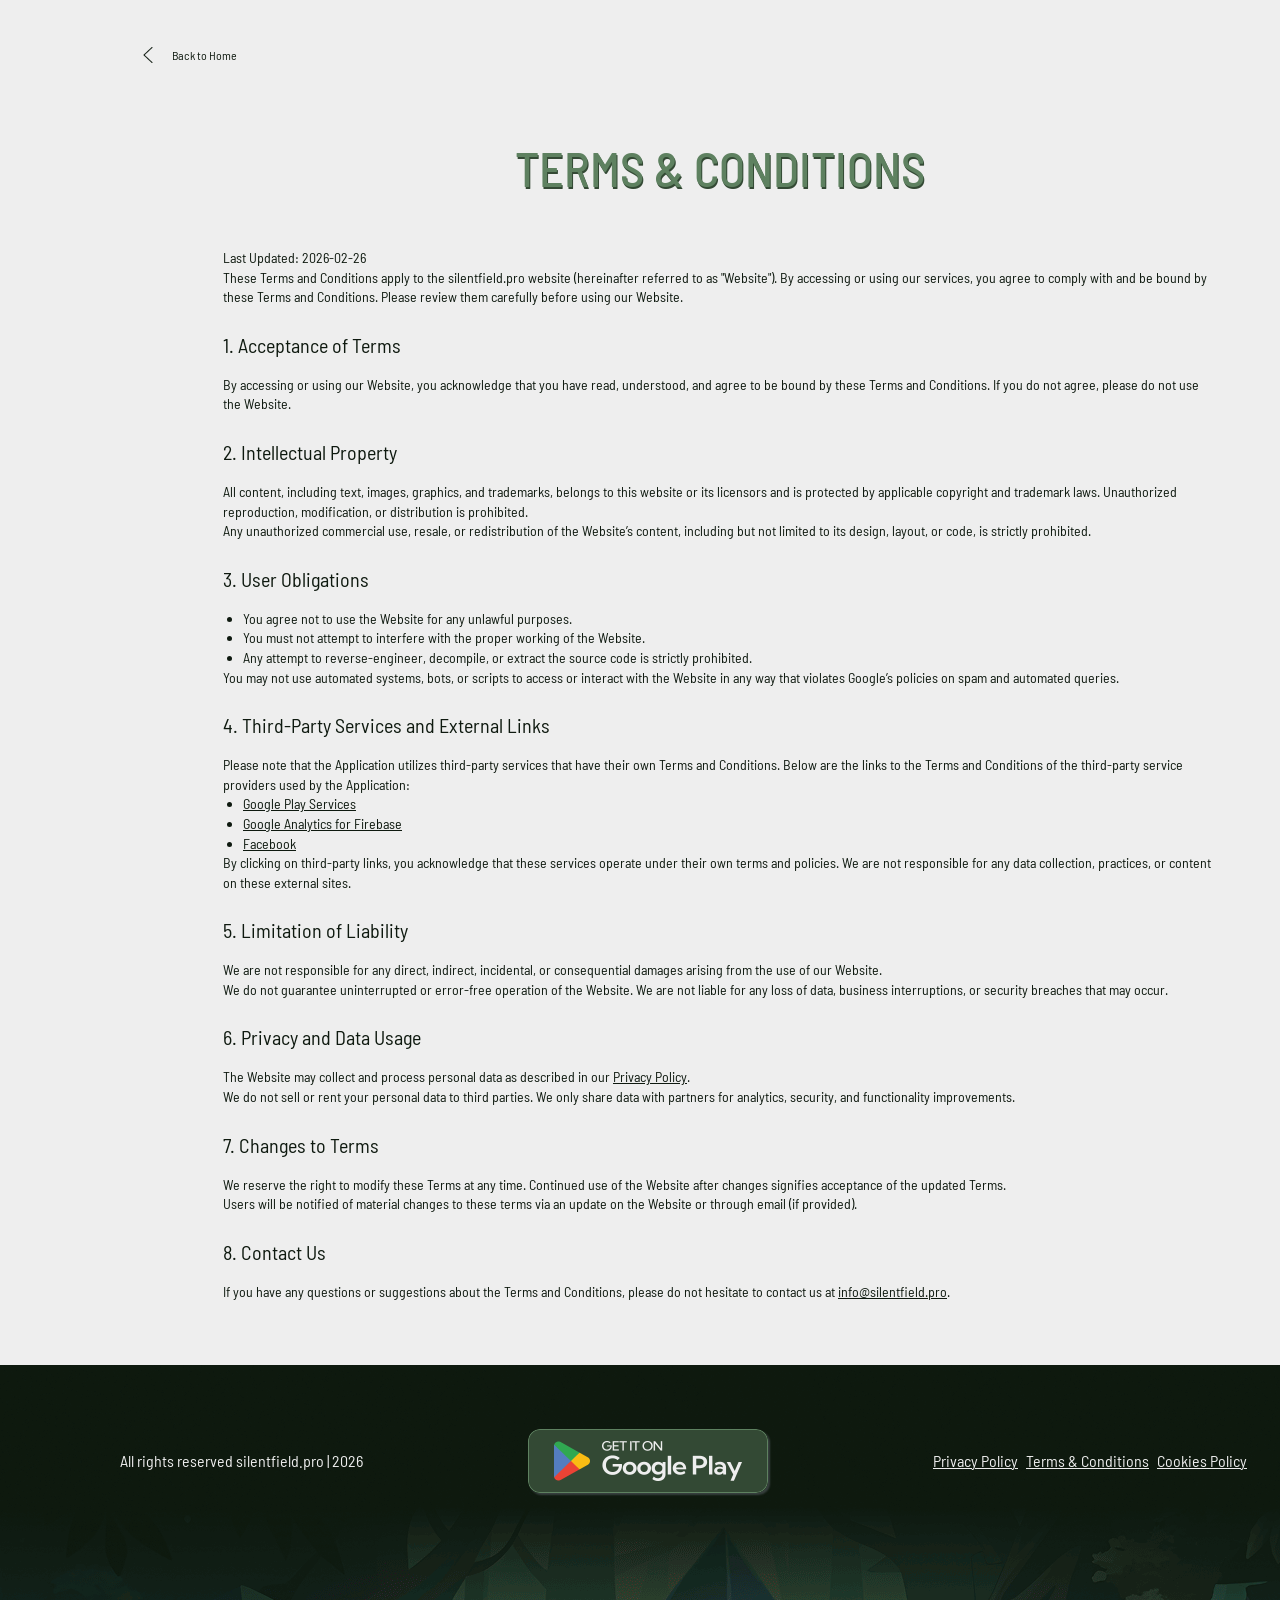
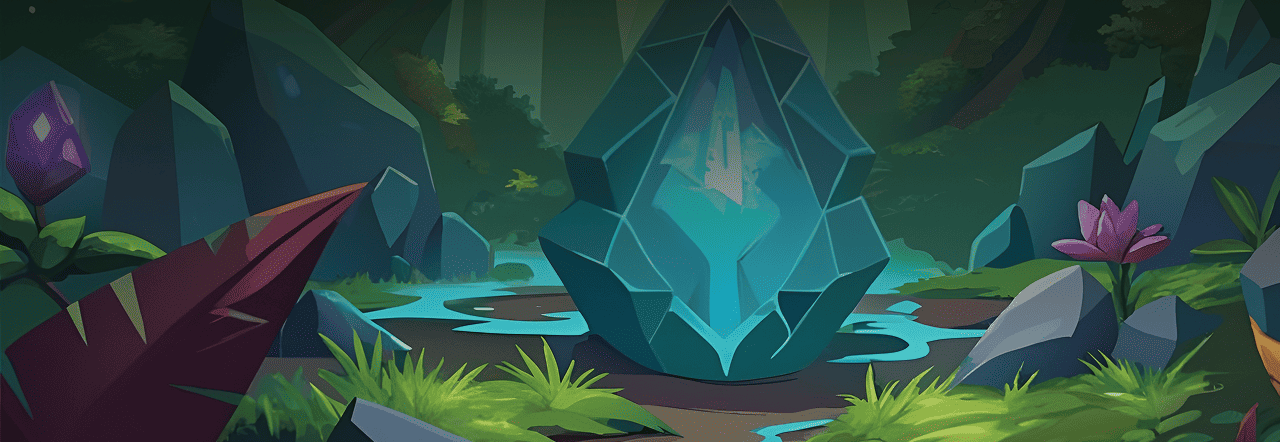
<file: terms.html>
<!doctype html>
<html lang="en">
  <head>
    <meta charset="UTF-8" />
    <meta name="viewport" content="width=device-width, initial-scale=1.0" />

    <title>Terms & Conditions</title>
    <link rel="icon" href="img/fav_500.png" />

    <link rel="stylesheet" type="text/css" href="slick/slick.css" />
    <link rel="stylesheet" href="css/main.css" />
  </head>

  <body>
    <header class="i-m-header i-m-header-terms">
      <div class="i-m-header-background"></div>
      <nav class="i-m-navigation">
        <ul class="i-m-navigation-list-terms">
          <li class="i-m-navigation-item-terms">
            <a href="/" class="i-m-header-terms-img">
              <img
                class=" "
                alt="logo"
                src="img/back.png"
                style="width: 24px; height: 24px"
              />Back to Home
            </a>
          </li>
        </ul>
      </nav>
    </header>
    <main>
      <section class="i-m-policy-terms">
        <div class="i-m-policy-terms-container">
          <h1>Terms & Conditions</h1>
          <p>Last Updated: 2026-02-26</p>
          <p>
            These Terms and Conditions apply to the silentfield.pro website
            (hereinafter referred to as "Website"). By accessing or using our
            services, you agree to comply with and be bound by these Terms and
            Conditions. Please review them carefully before using our Website.
          </p>
          <h2>1. Acceptance of Terms</h2>
          <p>
            By accessing or using our Website, you acknowledge that you have
            read, understood, and agree to be bound by these Terms and
            Conditions. If you do not agree, please do not use the Website.
          </p>
          <h2>2. Intellectual Property</h2>
          <p>
            All content, including text, images, graphics, and trademarks,
            belongs to this website or its licensors and is protected by
            applicable copyright and trademark laws. Unauthorized reproduction,
            modification, or distribution is prohibited. <br />Any unauthorized
            commercial use, resale, or redistribution of the Website’s content,
            including but not limited to its design, layout, or code, is
            strictly prohibited.
          </p>
          <h2>3. User Obligations</h2>
          <ul>
            <li>You agree not to use the Website for any unlawful purposes.</li>
            <li>
              You must not attempt to interfere with the proper working of the
              Website.
            </li>
            <li>
              Any attempt to reverse-engineer, decompile, or extract the source
              code is strictly prohibited.
            </li>
          </ul>
          <p>
            You may not use automated systems, bots, or scripts to access or
            interact with the Website in any way that violates Google’s policies
            on spam and automated queries.
          </p>

          <h2>4. Third-Party Services and External Links</h2>
          <p>
            Please note that the Application utilizes third-party services that
            have their own Terms and Conditions. Below are the links to the
            Terms and Conditions of the third-party service providers used by
            the Application:
          </p>
          <ul>
            <li>
              <a
                class="i-m-email-link"
                href="https://policies.google.com/privacy"
                target="_blank"
                rel=""
                >Google Play Services
              </a>
            </li>
            <li>
              <a
                class="i-m-email-link"
                href="https://firebase.google.com/support/privacy"
                target="_blank"
                rel=""
                >Google Analytics for Firebase
              </a>
            </li>
            <li>
              <a
                class="i-m-email-link"
                href="https://www.facebook.com/about/privacy/update/printable"
                target="_blank"
                rel=""
                >Facebook
              </a>
            </li>
          </ul>

          <p>
            By clicking on third-party links, you acknowledge that these
            services operate under their own terms and policies. We are not
            responsible for any data collection, practices, or content on these
            external sites.
          </p>
          <h2>5. Limitation of Liability</h2>
          <p>
            We are not responsible for any direct, indirect, incidental, or
            consequential damages arising from the use of our Website. <br />
            We do not guarantee uninterrupted or error-free operation of the
            Website. We are not liable for any loss of data, business
            interruptions, or security breaches that may occur.
          </p>
          <h2>6. Privacy and Data Usage</h2>
          <p>
            The Website may collect and process personal data as described in
            our
            <a class="i-m-email-link" href="/policy.html">Privacy Policy</a>.
            <br />We do not sell or rent your personal data to third parties. We
            only share data with partners for analytics, security, and
            functionality improvements.
          </p>
          <h2>7. Changes to Terms</h2>
          <p>
            We reserve the right to modify these Terms at any time. Continued
            use of the Website after changes signifies acceptance of the updated
            Terms. <br />
            Users will be notified of material changes to these terms via an
            update on the Website or through email (if provided).
          </p>

          <h2>8. Contact Us</h2>
          <p>
            If you have any questions or suggestions about the Terms and
            Conditions, please do not hesitate to contact us at

            <a class="i-m-email-link" href="mailto:info@silentfield.pro"
              >info@silentfield.pro</a
            >.
          </p>
        </div>
      </section>
    </main>
    <footer class="i-m-footer" style="margin: auto; background: #0e190f">
      <div class="i-m-footer-container">
        <p class="i-m-footer-copyright-two i-m-footer-copyright">
          All rights reserved silentfield.pro | 2026
        </p>
        <a
          target="_blank"
          rel="noopener noreferrer"
          href="https://play.google.com/store/apps/details?id=com.SpinX.GemQuest&hl=en&gl=us"
        >
          <img class="i-m-footer-img" src="/img/1.png" alt="button" />
        </a>
        <div class="i-m-footer-wrapper">
          <a class="i-m-footer-text" href="/policy.html">Privacy Policy</a>
          <a class="i-m-footer-text" href="/terms.html">Terms & Conditions </a>
          <a class="i-m-footer-text" href="/cookies.html">Cookies Policy</a>
        </div>
        <p class="i-m-footer-copyright-one i-m-footer-copyright">
          All rights reserved silentfield.pro | 2026
        </p>
      </div>
    </footer>
    <script src="js/mobile-menu.js"></script>
  </body>
</html>
</file>
<file: css/main.css>
@import url("https://fonts.googleapis.com/css2?family=Barlow+Semi+Condensed:ital,wght@0,100;0,200;0,300;0,400;0,500;0,600;0,700;0,800;0,900;1,100;1,200;1,300;1,400;1,500;1,600;1,700;1,800;1,900&display=swap");

*,
*::before,
*::after {
  box-sizing: border-box;
}
html {
  scroll-behavior: smooth;
}

body {
  margin: 0;
  background: #1d2b1e;
  color: #eeeeee;
}

h1,
h2,
h3,
h4,
h5,
h6,
p {
  margin: 0;
}

ul,
ol {
  margin: 0;
  padding: 0;
  list-style: none;
}
dl,
dt,
dd {
  margin: 0;
  padding: 0;
}
img {
  display: block;
  height: auto;
}
figure {
  margin: 0;
  padding: 0;
  border: 0;
}
.list {
  list-style: none;
}

button,
a {
  cursor: pointer;
}

.button:hover {
  scale: 120%;
}

.i-m-header.is-open .i-m-header-background {
  left: 0;
}
.i-m-header-button-wrapper {
  margin-left: auto;
}
.i-m-header-icon {
  display: none;
}

.i-m-header-icon-button {
  display: -webkit-box;
  display: -ms-flexbox;
  display: flex;
  background-color: transparent;
  border: none;
  border-radius: 50%;
}
.i-m-navigation-list.is-open {
  right: 0;
}
.i-m-header-icon-menu {
  display: block;
}

.i-m-header-icon-button.is-open .i-m-header-icon-menu {
  display: none;
}

.i-m-header-icon-button.is-open .i-m-header-icon-close {
  display: block;
}

.i-m-header {
  position: fixed;
  width: 100%;
  z-index: 5;
  transition: background-color 0.3s ease;
  background: transparent;
  display: flex;
  height: 56px;
  background: #0e190f;
}

.i-m-header-background {
  position: absolute;
  top: 0;
  right: 0;
  bottom: 0;
  left: 100%;
  z-index: -1;
  transition: left 0.3s ease;
  background: #0e190f;
}
.i-m-header.is-open .i-m-header-background {
  left: 0;
}
.i-m-header-button-wrapper {
  margin-right: auto;
  display: flex;
  align-items: center;
  justify-content: space-between;
}

.i-m-header-icon-menu {
  display: block;
}

.i-m-header-icon-button.is-open .i-m-header-icon-menu {
  display: none;
}

.i-m-header-icon-button.is-open .i-m-header-icon-close {
  display: block;
}

.i-m-navigation {
  display: -ms-flexbox;
  -webkit-box-orient: vertical;
  -webkit-box-direction: normal;
  -ms-flex-direction: column;
  flex-direction: column;
  -webkit-box-align: center;
  -ms-flex-align: center;
  align-items: center;
  -webkit-box-flex: 1;
  -ms-flex: 1;
  flex: 1;
  padding: 12px 24px;
  position: relative;
}

.i-m-navigation-list {
  display: flex;
  flex-direction: column;
  align-items: center;
  position: absolute;
  top: 100%;
  right: -100%;
  width: 100%;
  height: auto;
  transition: 0.3s;
  z-index: 999;
  padding: 16px;
  border-radius: 0px 0px 12px 12px;
  gap: 12px;
  background: linear-gradient(180deg, #0e190f 0%, #1d2b1e 100%);
}

.i-m-navigation-list.is-open {
  right: 0;
}

.i-m-navigation-link {
  transition: all 0.3s ease-in-out;
  text-decoration: none;
  color: #ffffff;
  font-family: Barlow Semi Condensed;
  font-weight: 300;
  font-style: Light;
  font-size: 14px;
  leading-trim: NONE;
  line-height: 100%;
  letter-spacing: 0%;
  padding: 8px;
  border-bottom: 1px solid transparent;
  display: block;
  width: 343px;
  text-align: center;
}

.i-m-navigation-link:hover,
.i-m-navigatioт-link:focus {
  color: #eeeeee;
  border-bottom: 1px solid #f4c23c;
}
.i-m-navigation-item-terms {
  display: flex;
  gap: 43px;
  margin-top: 30px;
}
.i-m-navigation-item-desk {
  width: auto;
  text-decoration: underline;
}
.i-m-header.is-open {
  background-color: transparent;
}

.i-m-navigation-img {
  display: none;
}
.i-m-header-terms {
  height: 56px;
  background-color: transparent;
}

.i-m-header-terms-img {
  display: flex;
  flex-direction: row;
  align-items: center;
  gap: 12px;
  padding-top: 0px;
  padding-left: 16px;
  font-family: Barlow Semi Condensed;
  font-weight: 400;
  font-style: Regular;
  font-size: 12px;
  leading-trim: NONE;
  line-height: 150%;
  letter-spacing: 0%;
  text-align: center;
  text-decoration: none;
  color: #0e190f;
}
@media screen and (min-width: 1204px) {
  .i-m-navigation-img {
    display: block;
    margin-right: 312px;
  }
  .i-m-policy-terms-header-icon-menu {
    display: none;
  }
  .i-m-header-button-wrapper {
    display: none;
  }
  .i-m-header {
    width: 100%;
    height: 64px;
    padding: 0;
    display: flex;
    align-items: center;
    justify-content: center;
    z-index: 1000;
    background: #0e190f66;
  }

  .i-m-header-icon-button {
    display: none;
  }
  .i-m-navigation {
    display: flex;
    flex-direction: row;
    flex: 1;
    padding: 0;
    width: 1440px;
    padding: 0 0px;
    margin: auto;
  }

  .i-m-navigation-list {
    background-color: transparent;
    flex-direction: row;
    display: flex;
    position: static;
    width: 1440px;
    margin: auto;
    padding-block: 0;
    flex: 1;
    gap: 24px;
    height: 0px;
    display: flex;
    justify-content: center;
    align-items: center;
    justify-content: center;
    padding: 0;
    background: transparent;
  }

  .i-m-navigation-link {
    width: fit-content;
    font-family: Barlow Semi Condensed;
    font-weight: 400;
    font-style: Regular;
    font-size: 12px;
    leading-trim: NONE;
    line-height: 100%;
    letter-spacing: 0%;
    padding: 8px;
  }

  .i-m-navigation-item-desk {
    display: none;
  }
  .i-m-header-terms {
    height: 80px;
    background-color: transparent;
  }

  .i-m-header-terms-img {
    display: flex;
    flex-direction: row;
    align-items: center;
    gap: 12px;
    padding-top: 0px;
    padding-left: 136px;
  }
}

.i-m-home {
  background: #0e190f;
}
.i-m-home-container {
  width: 375px;
  height: 812px;
  background-repeat: no-repeat;
  background-size: cover;
  background-position: center;
  background-image: url("/img/home/1.\ Home\ mob.png");
  margin: auto;
  padding: 84px 16px 0px;
  margin: auto;
}

.i-m-home-div {
  display: flex;
  flex-direction: column;
  gap: 24px;
}

.i-m-home-title {
  font-family: Barlow Semi Condensed;
  font-weight: 500;
  font-style: Medium;
  font-size: 40px;
  leading-trim: NONE;
  line-height: 130%;
  letter-spacing: -1%;
  text-align: center;
  text-transform: uppercase;
  color: #b9d4ba;
  text-shadow: 1px 2px 0px #5e8160;
}

.i-m-home-text {
  font-family: Barlow Semi Condensed;
  font-weight: 300;
  font-style: Light;
  font-size: 14px;
  leading-trim: NONE;
  line-height: 150%;
  letter-spacing: 0%;
  text-align: center;
  padding: 32px 4px 0;
}
.i-m-home-list {
  justify-content: center;
  display: flex;
  gap: 7px;
}
.i-m-home-item {
  width: 80px;
  display: flex;
  flex-direction: column;
  gap: 8px;
  align-items: center;
  font-family: Barlow Semi Condensed;
  font-weight: 400;
  font-style: Regular;
  font-size: 10px;
  leading-trim: NONE;
  line-height: 150%;
  letter-spacing: 0%;
  text-align: center;
  text-transform: lowercase;
}
.i-m-home-img {
  width: 24px;
}
.i-m-home-div-two {
  gap: 16px;
}
.i-m-home-image {
  box-shadow: 2px 2px 2px 0px #999cae4d;
  width: 240px;
  margin: auto;
  border-radius: 12px;
  border-width: 1px;
  margin-top: 40px;
  transition: all 0.3s ease-in-out;
}

.i-m-home-image:hover {
  transform: scale(1.1);
  box-shadow: 0px 0px 14px 4px #1d2b1e inset;
}
.i-m-home-text-two {
  font-family: Barlow Semi Condensed;
  font-weight: 400;
  font-style: Regular;
  font-size: 10px;
  leading-trim: NONE;
  line-height: 150%;
  letter-spacing: 0%;
  text-align: center;
}
@media screen and (min-width: 1204px) {
  .i-m-home-container {
    width: 1440px;
    height: 808px;
    background-repeat: no-repeat;
    background-size: cover;
    background-position: center;
    background-image: url("/img/home/1.\ HOME.png");
    margin: auto;
    padding: 144px 120px 120px 704px;
    margin: auto;
  }

  .i-m-home-div {
    display: flex;
    flex-direction: row;
    gap: 32px;
    align-items: center;
    margin-top: 48px;
  }

  .i-m-home-title {
    font-family: Barlow Semi Condensed;
    font-weight: 500;
    font-style: Medium;
    font-size: 64px;
    leading-trim: NONE;
    line-height: 150%;
    letter-spacing: 0%;
    text-transform: uppercase;
    text-align: left;
  }

  .i-m-home-text {
    font-family: Barlow Semi Condensed;
    font-weight: 300;
    font-style: Light;
    font-size: 16px;
    leading-trim: NONE;
    line-height: 150%;
    letter-spacing: 0%;
    width: 372px;
    text-align: left;

    padding: 0;
  }
  .i-m-home-list {
    justify-content: start;
    display: flex;
    flex-direction: column;
    gap: 16px;
  }
  .i-m-home-item {
    width: 212px;

    display: flex;
    flex-direction: row;
    gap: 12px;
    align-items: center;
    font-family: Barlow Semi Condensed;
    font-weight: 400;
    font-style: Regular;
    font-size: 12px;
    leading-trim: NONE;
    line-height: 150%;
    letter-spacing: 0%;
    text-transform: lowercase;
  }

  .i-m-home-div-two {
    gap: 148px;
    align-items: end;
    height: 64px;
  }

  .i-m-home-text-two {
    font-family: Barlow Semi Condensed;
    font-weight: 400;
    font-style: Regular;
    font-size: 12px;
    leading-trim: NONE;
    line-height: 150%;
    letter-spacing: 0%;
  }
}
.i-m-about {
  background: #1d2b1e;
}
.i-m-about-container {
  width: 375px;
  padding: 64px 0px 56px;
  margin: auto;
}
.i-m-about-title {
  color: #b9d4ba;
  font-family: Barlow Semi Condensed;
  font-weight: 400;
  font-style: Regular;
  font-size: 14px;
  leading-trim: NONE;
  line-height: 150%;
  letter-spacing: 0%;
  text-align: center;
  border-bottom: 1px solid #f4c23c80;
  width: 375px;
  padding: 8px 0;
}
.i-m-about-title-two {
  font-family: Barlow Semi Condensed;
  font-weight: 400;
  font-style: Regular;
  font-size: 28px;
  leading-trim: NONE;
  line-height: 130%;
  letter-spacing: 0%;
  text-align: center;
  text-transform: uppercase;
  padding: 56px 46px 40px;
}
.i-m-about-text {
  color: #b9d4ba;
  font-family: Barlow Semi Condensed;
  font-weight: 300;
  font-style: Light;
  font-size: 20px;
  leading-trim: NONE;
  line-height: 150%;
  letter-spacing: 0%;
  text-align: center;
  padding: 0 41px;
}
.i-m-about-text-div {
  display: flex;
  flex-direction: column;
  gap: 24px;
  padding: 32px 16px 0;
  font-family: Barlow Semi Condensed;
  font-weight: 300;
  font-style: Light;
  font-size: 14px;
  leading-trim: NONE;
  line-height: 150%;
  letter-spacing: 0%;
  text-align: center;
}

@media screen and (min-width: 1204px) {
  .i-m-about-container {
    width: 1440px;
    padding: 64px 0px;
  }
  .i-m-about-title {
    font-family: Barlow Semi Condensed;
    font-weight: 400;
    font-style: Regular;
    font-size: 12px;
    leading-trim: NONE;
    line-height: 150%;
    letter-spacing: 0%;

    width: 1440px;
  }
  .i-m-about-title-two {
    font-family: Barlow Semi Condensed;
    font-weight: 400;
    font-style: Regular;
    font-size: 32px;
    leading-trim: NONE;
    line-height: 150%;
    letter-spacing: 0%;
    text-transform: uppercase;

    padding: 56px 0px 48px;
  }
  .i-m-about-text {
    font-family: Barlow Semi Condensed;
    font-weight: 300;
    font-style: Light;
    font-size: 24px;
    leading-trim: NONE;
    line-height: 150%;
    letter-spacing: 0%;
    text-align: center;

    padding: 0 352px;
  }
  .i-m-about-text-div {
    display: flex;
    flex-direction: row;
    align-items: center;
    gap: 32px;
    padding: 40px 233px 0;
    font-family: Barlow Semi Condensed;
    font-weight: 300;
    font-style: Light;
    font-size: 16px;
    leading-trim: NONE;
    line-height: 150%;
    letter-spacing: 0%;

    text-align: left;
  }
}
.i-m-why {
  margin: auto;
  background: #334934;
}

.i-m-why-container {
  width: 375px;
  height: 715px;
  background-repeat: no-repeat;
  background-size: cover;
  background-position: center;
  background-image: url("/img/why/3.\ HOW\ TO\ PLAY\ mob.png");
  margin: auto;
  padding: 64px 0;
}
.i-m-why-list {
  padding: 0px 20px 32px;
}
.i-m-why-lists {
  display: none;
}
.i-m-why-item {
  margin: 0 8px;
  display: flex;
  flex-direction: column;
  align-items: center;
  box-shadow: 0px 1px 2px 0px #5e8160;
  background: #1d2b1e;
  width: 240px;
  height: 328px;
  gap: 12px;
  border-radius: 16px;
  padding-top: 32px;
  padding-right: 16px;
  padding-bottom: 32px;
  padding-left: 16px;
  font-family: Barlow Semi Condensed;
  font-weight: 400;
  font-style: Regular;
  font-size: 16px;
  leading-trim: NONE;
  line-height: 150%;
  letter-spacing: 0%;
  text-align: center;
}
.i-m-why-texts {
  font-family: Barlow Semi Condensed;
  font-weight: 400;
  font-style: Regular;
  font-size: 10px;
  leading-trim: NONE;
  line-height: 150%;
  letter-spacing: 8%;
  text-align: center;
  padding: 0 52px;
}

@media screen and (min-width: 1204px) {
  .i-m-why-container {
    width: 1440px;
    height: 700px;

    background-image: url("/img/why/3.\ HOW\ TO\ PLAY.png");
    margin: auto;
    padding: 64px 0;
  }
  .i-m-why-list {
    display: none;
  }
  .i-m-why-lists {
    display: flex;
    gap: 32px;
    justify-content: center;
  }
  .i-m-why-item {
    margin: 0;
    padding: 32px 16px;
    width: 240;
    height: 328;
    padding-top: 32px;
    padding-right: 16px;
    padding-bottom: 32px;
    padding-left: 16px;
    gap: 12px;
    angle: 0 deg;
    opacity: 1;
    border-radius: 16px;
  }
  .i-m-why-texts {
    font-family: Barlow Semi Condensed;
    font-weight: 400;
    font-style: Regular;
    font-size: 12px;
    leading-trim: NONE;
    line-height: 150%;
    letter-spacing: 8%;

    padding: 40px 0 0px;
  }
}

.i-m-uniqueness {
  margin: auto;
}
.i-m-uniqueness-container {
  padding: 64px 0px 54px;
  width: 375px;
  margin: auto;
}
.i-m-about-text-uni {
  padding-left: 26px;
  padding-right: 26px;
}
.i-m-uniqueness-list {
  padding: 40px 16px 0;
  display: flex;
  flex-direction: row;
  justify-content: space-between;
  flex-wrap: wrap;
  gap: 17px;
}
.i-m-uniqueness-item {
  width: 155.5px;
  height: 109px;
}
.i-m-uniqueness-img {
  width: 163px;
  height: 182px;
}
.i-m-uniqueness-text-bold {
  font-family: Barlow Semi Condensed;
  font-weight: 300;
  font-style: Light;
  font-size: 20px;
  leading-trim: NONE;
  line-height: 150%;
  letter-spacing: 0%;
  text-align: center;
  color: #b9d4ba;
}
.i-m-uniqueness-text {
  font-family: Barlow Semi Condensed;
  font-weight: 400;
  font-style: Regular;
  font-size: 14px;
  leading-trim: NONE;
  line-height: 150%;
  letter-spacing: 0%;
  text-align: center;
  padding-top: 16px;
}

@media screen and (min-width: 1204px) {
  .i-m-uniqueness-container {
    width: 1440px;
    padding: 64px 0px;
  }
  .i-m-about-text-uni {
    padding-left: 329px;
    padding-right: 329px;
  }
  .i-m-uniqueness-list {
    padding: 48px 219px 0;
    display: flex;
    flex-direction: column;
    justify-content: center;
    flex-wrap: wrap;
    gap: 32px;
    height: 280px;
  }
  .i-m-uniqueness-item {
    width: 253px;
    height: 100px;
  }
  .i-m-uniqueness-img {
    width: 200px;
    height: 225px;
  }
  .i-m-uniqueness-text-bold {
    font-family: Barlow Semi Condensed;
    font-weight: 300;
    font-style: Light;
    font-size: 24px;
    leading-trim: NONE;
    line-height: 150%;
    letter-spacing: 0%;
    text-align: center;
  }
  .i-m-uniqueness-text {
    font-family: Barlow Semi Condensed;
    font-weight: 400;
    font-style: Regular;
    font-size: 16px;
    leading-trim: NONE;
    line-height: 150%;
    letter-spacing: 0%;
    text-align: center;

    padding-top: 16px;
  }
}
.i-m-how {
  margin: auto;
  background: #0e190f;
}
.i-m-how-container {
  margin: auto;
  width: 375px;
  height: 814px;
  background-repeat: no-repeat;
  background-size: cover;
  background-position: center;
  background-image: url("/img/how/5.\ FOREST\ ISLANDS\ MAP\ mob.png");
  padding: 64px 0 54px;
}
.i-m-how-text-title {
  font-family: Barlow Semi Condensed;
  font-weight: 300;
  font-style: Light;
  font-size: 14px;
  leading-trim: NONE;
  line-height: 150%;
  letter-spacing: 0%;
  text-align: center;
  padding: 0 16px;
}
.i-m-how-list {
  padding-top: 32px;
  display: flex;
  flex-direction: column;
  gap: 8px;
  font-family: Barlow Semi Condensed;
  font-weight: 400;
  font-style: Regular;
  font-size: 14px;
  leading-trim: NONE;
  line-height: 150%;
  letter-spacing: 0%;
  align-items: center;
}

.i-m-how-img {
  width: 24px;
}

@media screen and (min-width: 1204px) {
  .i-m-how-container {
    margin: auto;
    width: 1440px;
    height: 927px;
    background-image: url("/img/how/5.\ FOREST\ ISLANDS\ MAP\ .png");
    padding: 64px 0px 0;
  }
  .i-m-how-text-title {
    font-family: Barlow Semi Condensed;
    font-weight: 300;
    font-style: Light;
    font-size: 16px;
    leading-trim: NONE;
    line-height: 150%;
    letter-spacing: 0%;
    text-align: center;
    padding: 0;
  }
  .i-m-how-list {
    padding-top: 40px;
    display: flex;
    flex-direction: row;
    justify-content: center;
    gap: 16px;
    font-family: Barlow Semi Condensed;
    font-weight: 400;
    font-style: Regular;
    font-size: 12px;
    leading-trim: NONE;
    line-height: 150%;
    letter-spacing: 0%;
  }

  .i-m-how-img {
    width: 24px;
  }
}

.i-m-characters {
  margin: auto;
  background: #1d2b1e;
}
.i-m-characters-container {
  padding: 64px 0px 54px;
  margin: auto;
  width: 375px;
}
.i-m-characters-title-two {
  padding-left: 16px;
  padding-right: 16px;
}
.i-m-characters-list {
  display: flex;
  flex-direction: column;
  padding: 0px 22px 0;
  gap: 24px;
  align-items: center;
}
.i-m-characters-text-bold {
  font-family: Barlow Semi Condensed;
  font-weight: 300;
  font-style: Light;
  font-size: 14px;
  leading-trim: NONE;
  line-height: 170%;
  letter-spacing: 0%;
  text-align: center;
}
.i-m-characters-image {
  width: 200px;
}
.i-m-characters-item {
  display: flex;
  flex-direction: column;
  gap: 8px;
}
.i-m-characters-img {
  width: 24px;
}

.i-m-characters-text {
  font-family: Barlow Semi Condensed;
  font-weight: 400;
  font-style: Regular;
  font-size: 16px;
  leading-trim: NONE;
  line-height: 150%;
  letter-spacing: 0%;
  width: 328px;
  height: 56px;
  display: flex;
  flex-direction: row;
  gap: 10px;
  padding: 16px;
}

@media screen and (min-width: 1204px) {
  .i-m-characters-container {
    padding: 64px 0px;
    margin: auto;
    width: 1440px;
  }
  .i-m-characters-title-two {
    padding-left: 16px;
    padding-right: 16px;
  }
  .i-m-characters-list {
    display: flex;
    flex-direction: row;
    padding: 0px 258px 0;
    gap: 32px;
    align-items: center;
  }
  .i-m-characters-text-bold {
    font-family: Barlow Semi Condensed;
    font-weight: 300;
    font-style: Light;
    font-size: 16px;
    leading-trim: NONE;
    line-height: 170%;
    letter-spacing: 0%;
    text-align: left;
    width: 331px;
  }

  .i-m-characters-item {
    display: flex;
    flex-direction: column;
    gap: 16px;
  }

  .i-m-characters-text {
    font-family: Barlow Semi Condensed;
    font-weight: 400;
    font-style: Regular;
    font-size: 16px;
    leading-trim: NONE;
    line-height: 150%;
    letter-spacing: 0%;
    width: 328px;
    height: 56px;
    display: flex;
    flex-direction: row;
    gap: 10px;
    padding: 16px;
  }
}

.i-m-reviews {
  margin: auto;
  background: #334934;
}
.i-m-reviews-container {
  margin: auto;
  padding: 64px 0px 0;

  width: 375px;
  height: 1022px;
  background-repeat: no-repeat;
  background-size: cover;
  background-position: top;
  background-image: url("/img/7.\ OFFLINE\ &\ CALM\ PLAY\ mob.png");
}
.i-m-reviews-list {
  display: flex;
  flex-direction: column;
  gap: 24px;
  font-family: Barlow Semi Condensed;
  font-weight: 400;
  font-style: Regular;
  font-size: 16px;
  leading-trim: NONE;
  line-height: 170%;
  letter-spacing: 0%;
  text-align: center;
  padding: 0 16px;
  margin-top: -20px;
}

@media screen and (min-width: 1204px) {
  .i-m-reviews-container {
    margin: auto;
    padding: 64px 0px;

    width: 1440px;
    height: 583px;

    background-image: url("/img/7.\ OFFLINE\ &\ CALM\ PLAY.png");
  }
  .i-m-reviews-list {
    display: flex;
    flex-direction: row;
    align-items: center;
    gap: 32px;
    font-family: Barlow Semi Condensed;
    font-weight: 400;
    font-style: Regular;
    font-size: 16px;
    leading-trim: NONE;
    line-height: 170%;
    letter-spacing: 0%;
    text-align: center;

    padding: 0 197px;
    margin-top: 0px;
  }
  .i-m-reviews-img {
    width: 343px;
    height: 264px;
    angle: 0 deg;
    opacity: 1;
    border-radius: 12px;
    border-width: 1px;
  }
}

.i-m-faq {
  margin: auto;
  background: #1d2b1e;
}
.i-m-faq-container {
  padding: 64px 0px 56px;
  width: 375px;
  margin: auto;
}
.i-m-faq-list {
  padding: 56px 16px 0;
  display: flex;
  flex-direction: column;
  gap: 16px;
}

.i-m-faq-item {
  padding: 4px;
}

.i-m-faq-question {
  display: flex;
  justify-content: space-between;
  align-items: center;
  font-family: Barlow Semi Condensed;
  font-weight: 300;
  font-style: Light;
  font-size: 20px;
  leading-trim: NONE;
  line-height: 150%;
  letter-spacing: 0%;
  border-bottom: 2px solid #334934;
  padding: 4px 0;
}

.i-m-faq-answer {
  font-family: Barlow Semi Condensed;
  font-weight: 400;
  font-style: Regular;
  font-size: 14px;
  leading-trim: NONE;
  line-height: 150%;
  letter-spacing: 0%;
}
.i-m-toggle-button {
  background: none;
  border: none;
  cursor: pointer;
}

.i-m-toggle-button img {
  width: 24px;
  transition: transform 0.3s ease;
}
.i-m-faq-answer {
  max-height: 0;
  overflow: hidden;
  transition:
    max-height 0.4s ease,
    opacity 0.4s ease;
  opacity: 0;
}

.i-m-faq-answer.open {
  max-height: 200px;
  opacity: 1;
  padding-top: 16px;
}

.i-m-toggle-button img.rotated {
  transform: rotate(180deg);
}
@media screen and (min-width: 1204px) {
  .i-m-faq-container {
    padding: 64px 0px;
    width: 1440px;
    margin: auto;
  }
  .i-m-faq-list {
    padding: 56px 223px 0;
  }

  .i-m-faq-item {
    padding: 12px 24px;
  }

  .i-m-faq-question {
    font-family: Barlow Semi Condensed;
    font-weight: 300;
    font-style: Light;
    font-size: 24px;
    leading-trim: NONE;
    line-height: 150%;
    letter-spacing: 0%;

    padding: 8px 0;
  }

  .i-m-faq-answer {
    font-family: Barlow Semi Condensed;
    font-weight: 400;
    font-style: Regular;
    font-size: 16px;
    leading-trim: NONE;
    line-height: 150%;
    letter-spacing: 0%;
  }
  .i-m-toggle-button {
    background: none;
    border: none;
    cursor: pointer;
  }

  .i-m-toggle-button img {
    width: 24px;
    transition: transform 0.3s ease;
  }
}
.i-m-policy-terms {
  background: #eeeeee;
}
.i-m-policy-terms-container {
  padding: 112px 16px 64px;
  width: 375px;
  margin: auto;
  background: #eeeeee;
  color: #0e190f;
  font-family: Barlow Semi Condensed;
  font-weight: 400;
  font-style: Regular;
  font-size: 14px;
  leading-trim: NONE;
  line-height: 140%;
  letter-spacing: 0%;
}

.i-m-policy-terms-container h1 {
  text-transform: uppercase;
  margin-bottom: 48px;
  font-family: Barlow Semi Condensed;
  font-weight: 500;
  font-style: Medium;
  font-size: 32px;
  leading-trim: NONE;
  line-height: 100%;
  letter-spacing: 0%;
  text-align: center;
  text-transform: uppercase;
  color: #5e8160;
  text-shadow: 1px 2px 0px #334934;
}
.i-m-policy-terms-container h2 {
  margin: 24px 0 16px;
  font-family: Barlow Semi Condensed;
  font-weight: 400;
  font-style: Regular;
  font-size: 20px;
  leading-trim: NONE;
  line-height: 140%;
  letter-spacing: 0%;
}
.i-m-policy-terms-container ul {
  list-style-type: disc;
  margin-left: 20px;
}

.i-m-email-link {
  color: inherit;
}
@media screen and (min-width: 1204px) {
  .i-m-policy-terms-container {
    padding: 144px 223px 64px;
    width: 1440px;
  }
  .i-m-policy-terms-container h1 {
    font-family: Barlow Semi Condensed;
    font-weight: 500;
    font-style: Medium;
    font-size: 48px;
    leading-trim: NONE;
    line-height: 100%;
    letter-spacing: 0%;
    text-align: center;
    text-transform: uppercase;
    margin-bottom: 56px;
  }
}

.i-m-footer-container {
  width: 375px;
  padding: 64px 16px 0;
  margin: auto;
  display: flex;
  flex-direction: column;

  align-items: center;
  gap: 32px;
  margin: auto;
  width: 375px;
  height: 469px;
  background-repeat: no-repeat;
  background-size: cover;
  background-position: center;
  background-image: url("/img/_footer_mob.png");
}

.i-m-footer-wrapper {
  display: flex;
  flex-direction: row;
  align-items: center;
  gap: 34px;
}

.i-m-footer-text {
  text-decoration: none;
  color: inherit;
  font-family: Barlow Semi Condensed;
  font-weight: 400;
  font-style: Regular;
  font-size: 14px;
  leading-trim: NONE;
  line-height: 150%;
  letter-spacing: 0%;
  text-decoration: underline;
  text-decoration-style: solid;
  text-decoration-offset: 0%;
  text-decoration-thickness: 0%;
  text-decoration-skip-ink: auto;
}

.i-m-footer-copyright {
  font-family: Barlow Semi Condensed;
  font-weight: 400;
  font-style: Regular;
  font-size: 14px;
  leading-trim: NONE;
  line-height: 150%;
  letter-spacing: 0%;
  text-align: center;
}
.i-m-footer-copyright-two {
  display: none;
}
.i-m-footer-img {
  width: 240px;
  box-shadow: 2px 2px 2px 0px #999cae4d;
  transition: all 0.3s ease-in-out;
  border-radius: 12px;
}

.i-m-footer-img:hover {
  transform: scale(1.1);
  box-shadow: 0px 0px 14px 4px #1d2b1e inset;
}
@media screen and (min-width: 1204px) {
  .i-m-footer-container {
    padding: 64px 120px 549px;
    margin: auto;
    display: flex;
    flex-direction: row;

    gap: 165px;
    margin: auto;
    width: 1440px;
    height: 677px;

    background-image: url("/img/_footer_dskt.png");
  }

  .i-m-footer-wrapper {
    display: flex;
    flex-direction: row;
    align-items: center;
    gap: 8px;
  }

  .i-m-footer-text {
    font-family: Barlow Semi Condensed;
    font-weight: 400;
    font-style: Regular;
    font-size: 16px;
    leading-trim: NONE;
    line-height: 150%;
    letter-spacing: 0%;
    text-decoration: underline;
    text-decoration-style: solid;
    text-decoration-offset: 0%;
    text-decoration-thickness: 0%;
    text-decoration-skip-ink: auto;
  }

  .i-m-footer-copyright {
    font-family: Barlow Semi Condensed;
    font-weight: 400;
    font-style: Regular;
    font-size: 16px;
    leading-trim: NONE;
    line-height: 150%;
    letter-spacing: 8%;
  }
  .i-m-footer-copyright-two {
    display: flex;
  }
  .i-m-footer-copyright-one {
    display: none;
  }
}

.i-m-cookie-popup {
  position: fixed;
  bottom: 10px;
  width: 375px;
  padding: 64px 26px;
  background: #0e190f;
  z-index: 1000;
  display: none;
}

.i-m-cookie-popup-text-two {
  font-family: Barlow Semi Condensed;
  font-weight: 400;
  font-style: Regular;
  font-size: 14px;
  leading-trim: NONE;
  line-height: 150%;
  letter-spacing: 0%;
  text-align: center;
}

.i-m-cookie-button-container {
  padding: 32px 0 0;
  margin: auto;
  display: flex;
  flex-direction: row;
  align-items: center;
  justify-content: center;
  gap: 40px;
}

.i-m-cookie-button {
  border: none;
  background-color: transparent;
  border-bottom: 1px solid #eeeeee;
  font-family: Barlow Semi Condensed;
  font-weight: 400;
  font-style: Regular;
  font-size: 12px;
  leading-trim: NONE;
  line-height: 150%;
  letter-spacing: 0%;
  text-align: center;
  color: #eeeeee;
  text-transform: uppercase;
  padding-top: 8px;
  padding-right: 10px;
  padding-bottom: 8px;
  padding-left: 10px;
}

#accept-cookies {
  box-shadow: 0px 4px 4px 0px #00000040;
  background: #eeeeee;
  color: #0e190f;
  border-radius: 4px;
}

.i-m-close-popup {
  position: absolute;
  top: 10px;
  right: 10px;
  font-size: 20px;
  cursor: pointer;
}

@media screen and (min-width: 1204px) {
  .i-m-cookie-popup-container {
    display: flex;
    align-items: center;
    justify-content: space-between;
    gap: 64px;
  }

  .i-m-cookie-popup-text-two {
    font-family: Barlow Semi Condensed;
    font-weight: 400;
    font-style: Regular;
    font-size: 14px;
    leading-trim: NONE;
    line-height: 150%;
    letter-spacing: 0%;
    text-align: center;

    width: 632px;
  }

  .i-m-cookie-button-container {
    padding: 0;
    margin: auto;
    display: flex;
    flex-direction: row;
    gap: 32px;
  }

  .i-m-cookie-popup {
    position: fixed;
    bottom: 10px;
    width: 1440px;
    padding: 80px 253px;
    display: none;
  }
}
</file>
